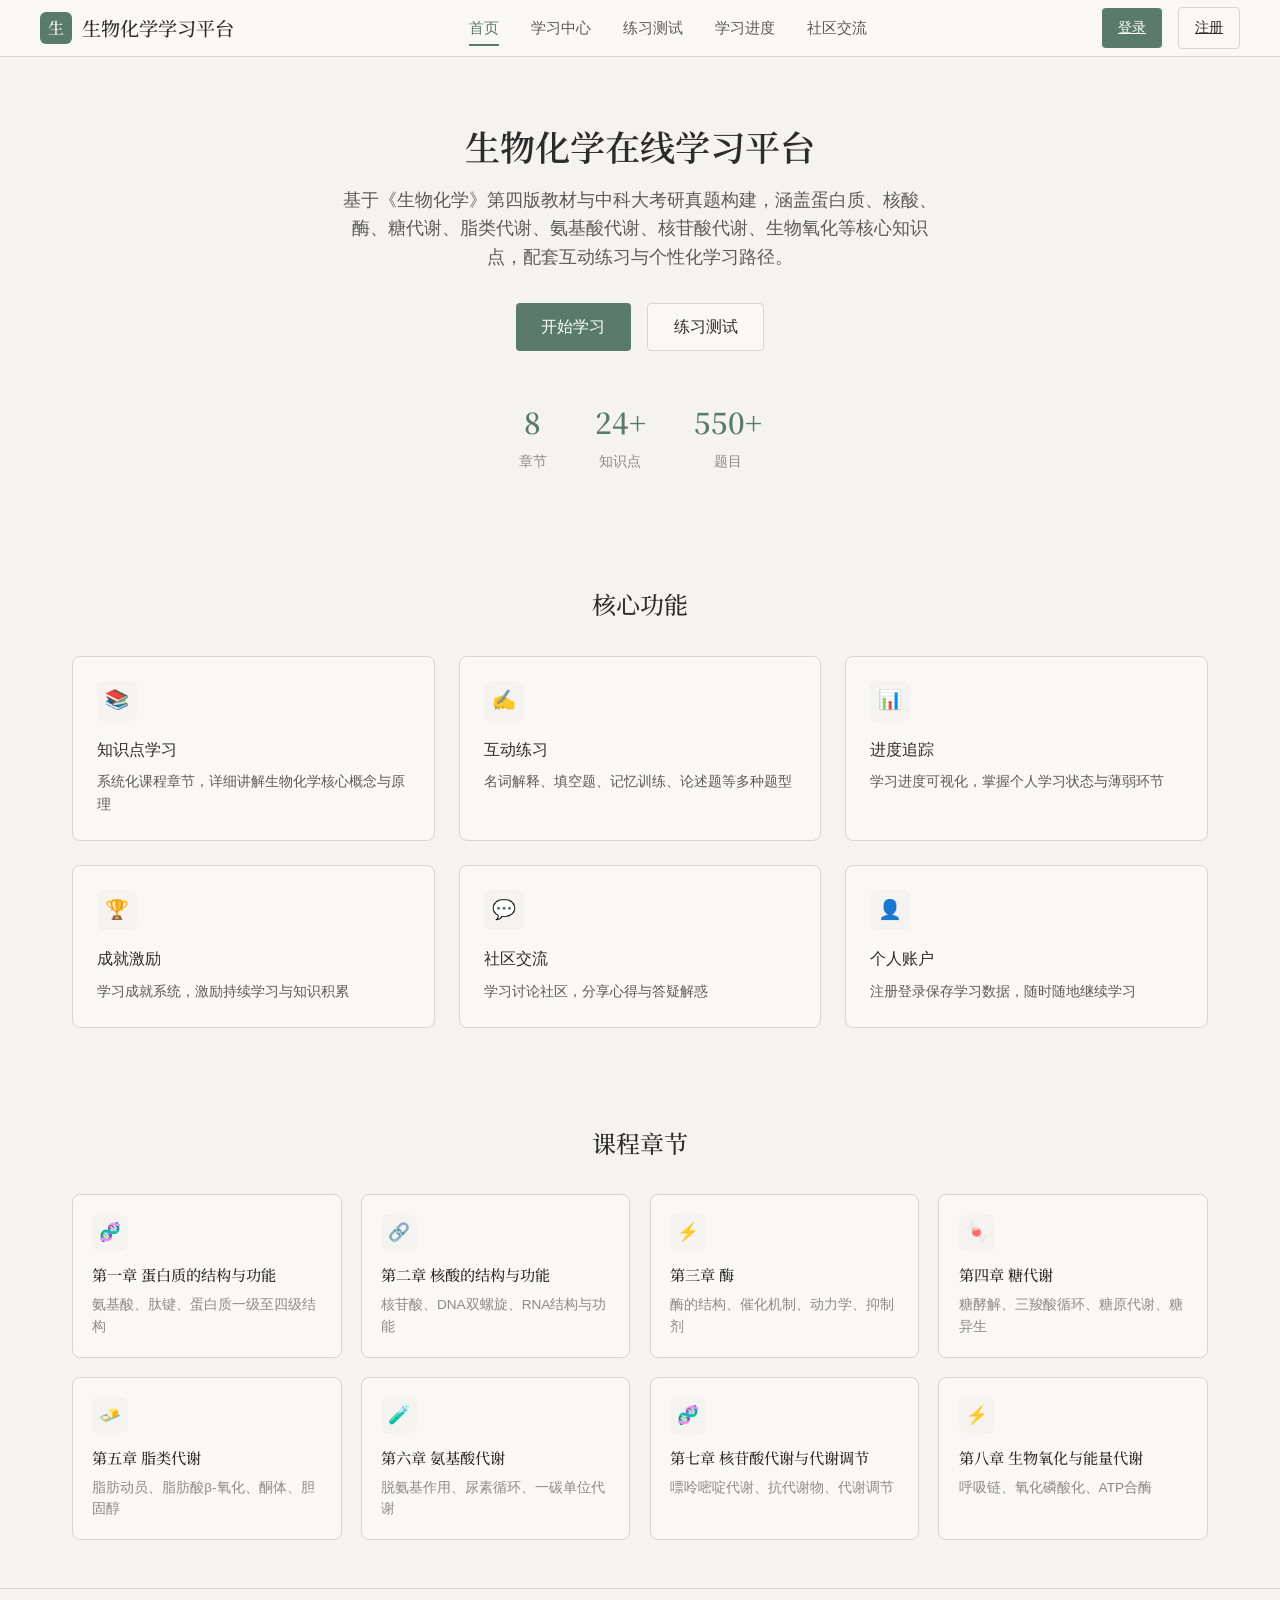
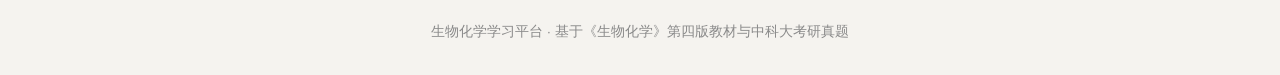
<file: index.html>
<!DOCTYPE html>
<html lang="zh-CN">
<head>
    <meta charset="UTF-8">
    <meta name="viewport" content="width=device-width, initial-scale=1.0">
    <title>生物化学学习平台</title>
    <link rel="stylesheet" href="css/style.css">
    <link rel="preconnect" href="https://fonts.googleapis.com">
    <link href="https://fonts.googleapis.com/css2?family=Noto+Serif+SC:wght@400;500;600&display=swap" rel="stylesheet">
</head>
<body>
    <!-- 导航栏 -->
    <nav class="navbar">
        <div class="nav-container">
            <div class="logo" onclick="location.href='index.html'">
                <div class="logo-icon">生</div>
                <span>生物化学学习平台</span>
            </div>
            <ul class="nav-links">
                <li><a href="index.html" class="active">首页</a></li>
                <li><a href="chapters.html">学习中心</a></li>
                <li><a href="quiz.html">练习测试</a></li>
                <li><a href="dashboard.html">学习进度</a></li>
                <li><a href="community.html">社区交流</a></li>
            </ul>
            <div class="nav-user" id="navUser"></div>
        </div>
    </nav>

    <!-- 首页英雄区 -->
    <section class="hero-section">
        <div class="hero-content">
            <h1>生物化学在线学习平台</h1>
            <p class="subtitle">基于《生物化学》第四版教材与中科大考研真题构建，涵盖蛋白质、核酸、酶、糖代谢、脂类代谢、氨基酸代谢、核苷酸代谢、生物氧化等核心知识点，配套互动练习与个性化学习路径。</p>
            <div class="hero-buttons">
                <button class="btn btn-primary btn-large" onclick="location.href='chapters.html'">开始学习</button>
                <button class="btn btn-secondary btn-large" onclick="location.href='quiz.html'">练习测试</button>
            </div>
            <div class="hero-stats">
                <div class="stat-card">
                    <div class="num">8</div>
                    <div class="label">章节</div>
                </div>
                <div class="stat-card">
                    <div class="num">24+</div>
                    <div class="label">知识点</div>
                </div>
                <div class="stat-card">
                    <div class="num">550+</div>
                    <div class="label">题目</div>
                </div>
            </div>
        </div>
    </section>

    <!-- 功能介绍 -->
    <section class="features-section">
        <h2 class="section-title">核心功能</h2>
        <div class="features-grid">
            <div class="feature-card" onclick="location.href='chapters.html'">
                <div class="feature-icon">📚</div>
                <h3>知识点学习</h3>
                <p>系统化课程章节，详细讲解生物化学核心概念与原理</p>
            </div>
            <div class="feature-card" onclick="location.href='quiz.html'">
                <div class="feature-icon">✍️</div>
                <h3>互动练习</h3>
                <p>名词解释、填空题、记忆训练、论述题等多种题型</p>
            </div>
            <div class="feature-card" onclick="location.href='dashboard.html'">
                <div class="feature-icon">📊</div>
                <h3>进度追踪</h3>
                <p>学习进度可视化，掌握个人学习状态与薄弱环节</p>
            </div>
            <div class="feature-card" onclick="location.href='achievements.html'">
                <div class="feature-icon">🏆</div>
                <h3>成就激励</h3>
                <p>学习成就系统，激励持续学习与知识积累</p>
            </div>
            <div class="feature-card" onclick="location.href='community.html'">
                <div class="feature-icon">💬</div>
                <h3>社区交流</h3>
                <p>学习讨论社区，分享心得与答疑解惑</p>
            </div>
            <div class="feature-card" onclick="location.href='register.html'">
                <div class="feature-icon">👤</div>
                <h3>个人账户</h3>
                <p>注册登录保存学习数据，随时随地继续学习</p>
            </div>
        </div>
    </section>

    <!-- 章节预览 -->
    <section class="chapters-preview">
        <h2 class="section-title">课程章节</h2>
        <div class="chapters-grid">
            <div class="chapter-preview" onclick="location.href='learning.html?chapterId=chapter-1'">
                <div class="chapter-icon">🧬</div>
                <h4>第一章 蛋白质的结构与功能</h4>
                <p>氨基酸、肽键、蛋白质一级至四级结构</p>
            </div>
            <div class="chapter-preview" onclick="location.href='learning.html?chapterId=chapter-2'">
                <div class="chapter-icon">🔗</div>
                <h4>第二章 核酸的结构与功能</h4>
                <p>核苷酸、DNA双螺旋、RNA结构与功能</p>
            </div>
            <div class="chapter-preview" onclick="location.href='learning.html?chapterId=chapter-3'">
                <div class="chapter-icon">⚡</div>
                <h4>第三章 酶</h4>
                <p>酶的结构、催化机制、动力学、抑制剂</p>
            </div>
            <div class="chapter-preview" onclick="location.href='learning.html?chapterId=chapter-4'">
                <div class="chapter-icon">🍬</div>
                <h4>第四章 糖代谢</h4>
                <p>糖酵解、三羧酸循环、糖原代谢、糖异生</p>
            </div>
            <div class="chapter-preview" onclick="location.href='learning.html?chapterId=chapter-5'">
                <div class="chapter-icon">🧈</div>
                <h4>第五章 脂类代谢</h4>
                <p>脂肪动员、脂肪酸β-氧化、酮体、胆固醇</p>
            </div>
            <div class="chapter-preview" onclick="location.href='learning.html?chapterId=chapter-6'">
                <div class="chapter-icon">🧪</div>
                <h4>第六章 氨基酸代谢</h4>
                <p>脱氨基作用、尿素循环、一碳单位代谢</p>
            </div>
            <div class="chapter-preview" onclick="location.href='learning.html?chapterId=chapter-7'">
                <div class="chapter-icon">🧬</div>
                <h4>第七章 核苷酸代谢与代谢调节</h4>
                <p>嘌呤嘧啶代谢、抗代谢物、代谢调节</p>
            </div>
            <div class="chapter-preview" onclick="location.href='learning.html?chapterId=chapter-8'">
                <div class="chapter-icon">⚡</div>
                <h4>第八章 生物氧化与能量代谢</h4>
                <p>呼吸链、氧化磷酸化、ATP合酶</p>
            </div>
        </div>
    </section>

    <!-- 页脚 -->
    <footer style="text-align: center; padding: 2rem; color: var(--text-muted); font-size: 0.85rem; border-top: 1px solid var(--border);">
        <p>生物化学学习平台 · 基于《生物化学》第四版教材与中科大考研真题</p>
    </footer>

    <script src="js/data.js"></script>
    <script src="js/app.js"></script>
    <!-- 导航栏用户状态由 js/app.js 中的 renderUserNav() 统一处理 -->
</body>
</html>
</file>
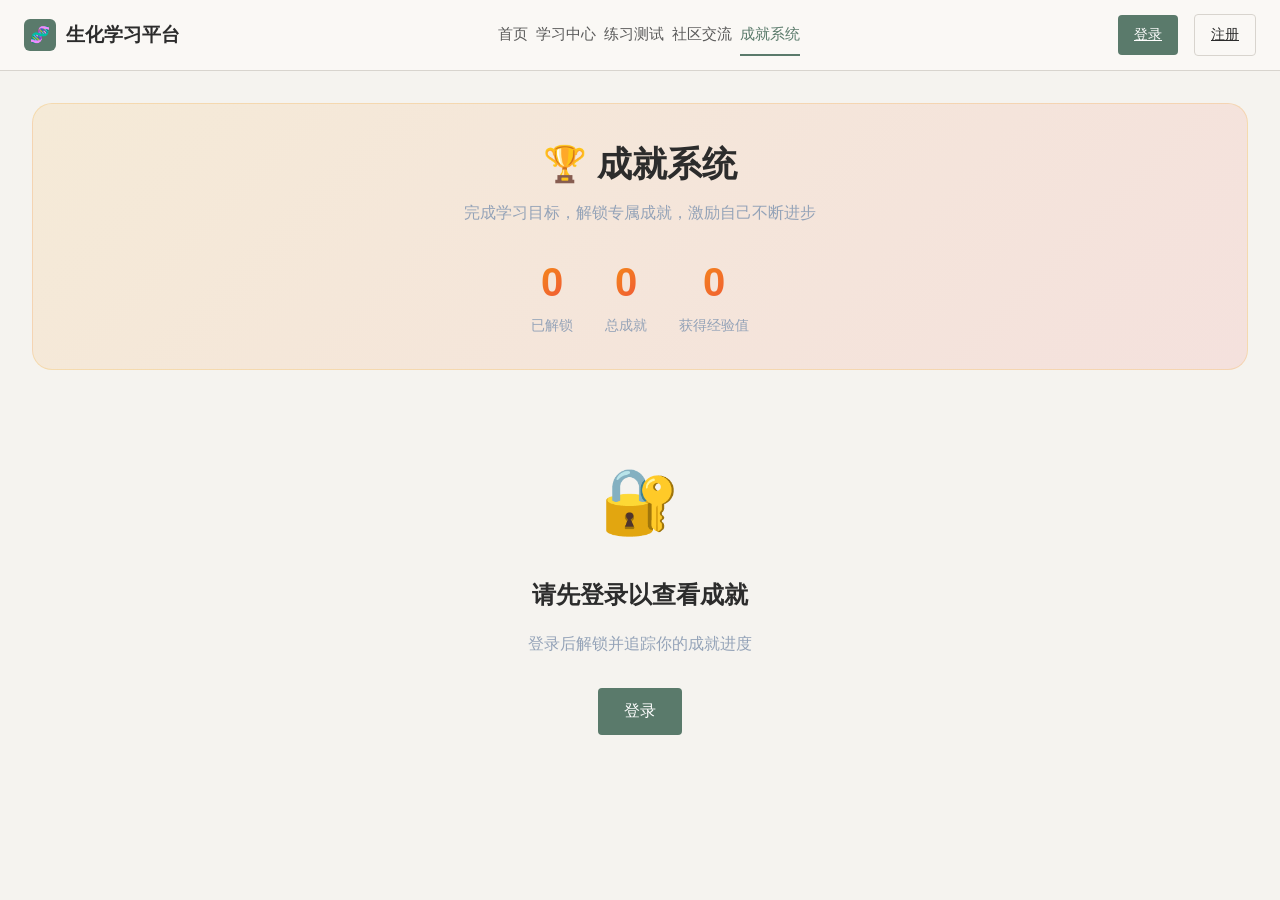
<file: achievements.html>
<!DOCTYPE html>
<html lang="zh-CN">
<head>
    <meta charset="UTF-8">
    <meta name="viewport" content="width=device-width, initial-scale=1.0">
    <title>成就系统 - 生物化学学习平台</title>
    <link rel="stylesheet" href="css/style.css">
    <style>
        .achievements-header {
            background: linear-gradient(135deg, rgba(245, 158, 11, 0.1), rgba(239, 68, 68, 0.1));
            border: 1px solid rgba(245, 158, 11, 0.2);
            border-radius: 20px;
            padding: 2rem;
            margin-bottom: 2rem;
            text-align: center;
        }
        .achievements-grid {
            display: grid;
            grid-template-columns: repeat(auto-fill, minmax(260px, 1fr));
            gap: 1.5rem;
        }
        .achievement-card {
            background: rgba(30, 41, 59, 0.8);
            border: 1px solid rgba(255, 255, 255, 0.08);
            border-radius: 18px;
            padding: 2rem;
            text-align: center;
            transition: all 0.3s;
            position: relative;
        }
        .achievement-card.unlocked {
            border-color: #f59e0b;
            background: linear-gradient(135deg, rgba(245, 158, 11, 0.08), rgba(239, 68, 68, 0.05));
            box-shadow: 0 8px 30px rgba(245, 158, 11, 0.1);
        }
        .achievement-card.locked {
            opacity: 0.6;
        }
        .achievement-card.unlocked:hover {
            transform: translateY(-4px);
            box-shadow: 0 12px 40px rgba(245, 158, 11, 0.2);
        }
        .achievement-icon {
            width: 80px;
            height: 80px;
            border-radius: 50%;
            margin: 0 auto 1rem;
            display: flex;
            align-items: center;
            justify-content: center;
            font-size: 2.5rem;
        }
        .achievement-card.unlocked .achievement-icon {
            background: linear-gradient(135deg, #f59e0b, #fbbf24);
            box-shadow: 0 8px 30px rgba(245, 158, 11, 0.4);
        }
        .achievement-card.locked .achievement-icon {
            background: rgba(99, 102, 241, 0.1);
        }
        .achievement-card h4 {
            font-size: 1.15rem;
            margin-bottom: 8px;
        }
        .achievement-card p {
            color: #94a3b8;
            font-size: 0.9rem;
            line-height: 1.6;
        }
        .achievement-xp {
            display: inline-block;
            margin-top: 1rem;
            padding: 6px 14px;
            background: rgba(245, 158, 11, 0.15);
            color: #f59e0b;
            border-radius: 20px;
            font-weight: 600;
            font-size: 0.85rem;
        }
        .unlock-date {
            color: #64748b;
            font-size: 0.8rem;
            margin-top: 6px;
        }
        .achievement-summary {
            display: flex;
            gap: 2rem;
            justify-content: center;
            margin-top: 1rem;
            flex-wrap: wrap;
        }
        .achievement-summary-item {
            text-align: center;
        }
        .achievement-summary-item .val {
            font-size: 2.5rem;
            font-weight: 800;
            background: linear-gradient(135deg, #f59e0b, #ef4444);
            -webkit-background-clip: text;
            -webkit-text-fill-color: transparent;
            background-clip: text;
        }
        .achievement-summary-item .lab {
            color: #94a3b8;
            font-size: 0.9rem;
        }
    </style>
</head>
<body>
    <!-- 导航栏 -->
    <nav class="navbar">
        <div style="max-width: 1400px; margin: 0 auto; display: flex; justify-content: space-between; align-items: center; height: 70px;">
            <div class="logo" onclick="location.href='index.html'">
                <div class="logo-icon">🧬</div>
                <div style="font-weight: 700; font-size: 1.2rem;">生化学习平台</div>
            </div>
            <div class="nav-links" style="list-style: none; display: flex; gap: 8px;">
                <a href="index.html">首页</a>
                <a href="chapters.html">学习中心</a>
                <a href="quiz.html">练习测试</a>
                <a href="community.html">社区交流</a>
                <a href="achievements.html">成就系统</a>
            </div>
            <div class="nav-user"></div>
        </div>
    </nav>

    <div class="container" style="padding: 2rem;">
        <div class="achievements-header">
            <h1 style="font-size: 2.2rem; margin-bottom: 0.5rem;">🏆 成就系统</h1>
            <p style="color: #94a3b8; margin-bottom: 1.5rem;">完成学习目标，解锁专属成就，激励自己不断进步</p>
            <div class="achievement-summary">
                <div class="achievement-summary-item">
                    <div class="val" id="unlockedCount">0</div>
                    <div class="lab">已解锁</div>
                </div>
                <div class="achievement-summary-item">
                    <div class="val" id="totalCount">0</div>
                    <div class="lab">总成就</div>
                </div>
                <div class="achievement-summary-item">
                    <div class="val" id="xpCount">0</div>
                    <div class="lab">获得经验值</div>
                </div>
            </div>
        </div>

        <div id="notLoggedIn" style="display: none; text-align: center; padding: 3rem 2rem;">
            <div style="font-size: 4rem; margin-bottom: 1.5rem;">🔐</div>
            <h2 style="margin-bottom: 1rem;">请先登录以查看成就</h2>
            <p style="color: #94a3b8; margin-bottom: 2rem;">登录后解锁并追踪你的成就进度</p>
            <button class="btn btn-primary btn-large" onclick="location.href='login.html'">登录</button>
        </div>

        <div id="achievementsList" class="achievements-grid"></div>
    </div>

    <script src="js/data.js"></script>
    <script src="js/app.js"></script>
    <script>
        function initAchievements() {
            const user = UserSystem.getCurrentUser();
            if (!user) {
                document.getElementById('notLoggedIn').style.display = 'block';
                return;
            }

            const unlockedAch = user.achievements || [];
            const allAch = ProgressTracker.ACHIEVEMENTS;

            document.getElementById('unlockedCount').textContent = unlockedAch.length;
            document.getElementById('totalCount').textContent = allAch.length;
            document.getElementById('xpCount').textContent = unlockedAch.reduce((sum, a) => sum + (a.xp || 0), 0);

            const listEl = document.getElementById('achievementsList');
            listEl.innerHTML = allAch.map(ach => {
                const unlocked = unlockedAch.find(a => a.id === ach.id);
                return `
                    <div class="achievement-card ${unlocked ? 'unlocked' : 'locked'}">
                        <div class="achievement-icon">${unlocked ? ach.icon : '🔒'}</div>
                        <h4>${ach.name}</h4>
                        <p>${ach.description}</p>
                        <div class="achievement-xp">+${ach.xp} XP</div>
                        ${unlocked ? `<div class="unlock-date">🎉 已解锁</div>` : `<div class="unlock-date">未解锁</div>`}
                    </div>
                `;
            }).join('');
        }

        initAchievements();
    </script>
</body>
</file>
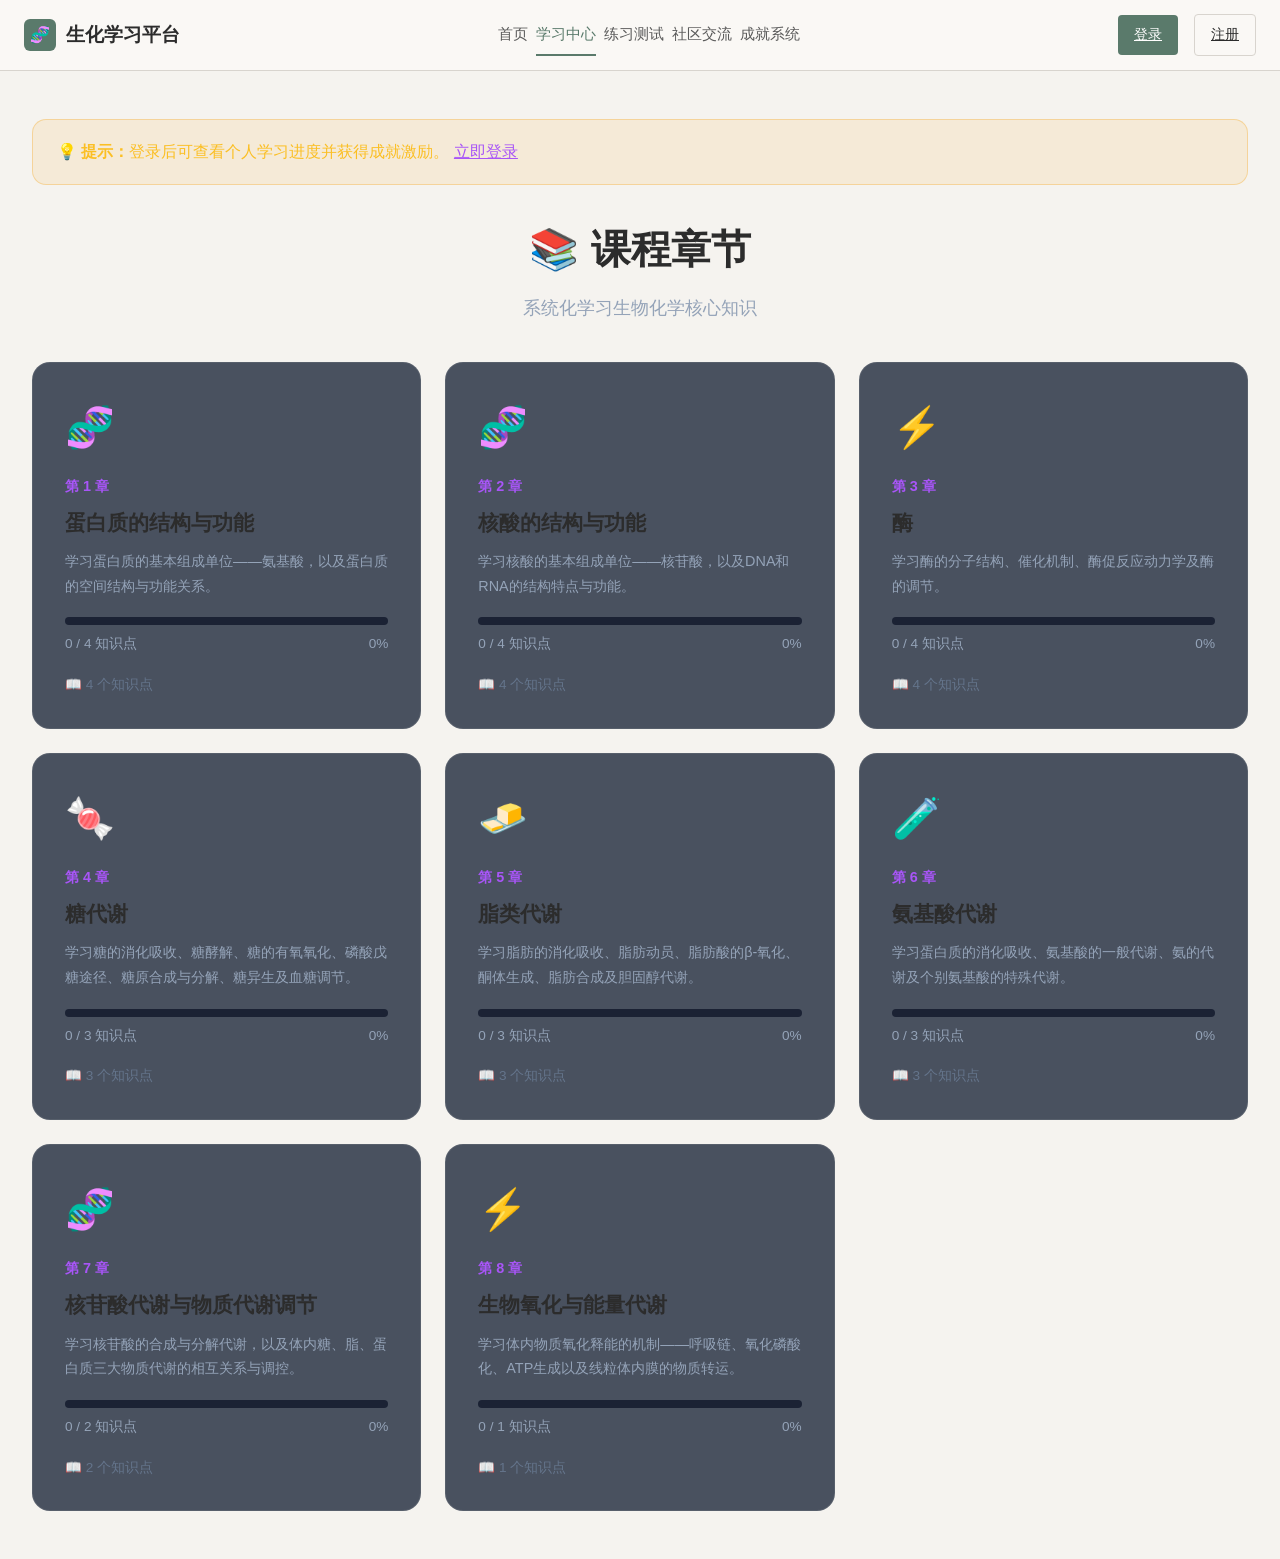
<file: chapters.html>
<!DOCTYPE html>
<html lang="zh-CN">
<head>
    <meta charset="UTF-8">
    <meta name="viewport" content="width=device-width, initial-scale=1.0">
    <title>学习中心 - 生物化学学习平台</title>
    <link rel="stylesheet" href="css/style.css">
</head>
<body>
    <!-- 导航栏 -->
    <nav class="navbar">
        <div style="max-width: 1400px; margin: 0 auto; display: flex; justify-content: space-between; align-items: center; height: 70px;">
            <div class="logo" onclick="location.href='index.html'">
                <div class="logo-icon">🧬</div>
                <div style="font-weight: 700; font-size: 1.2rem;">生化学习平台</div>
            </div>
            <div class="nav-links" style="list-style: none; display: flex; gap: 8px;">
                <a href="index.html">首页</a>
                <a href="chapters.html">学习中心</a>
                <a href="quiz.html">练习测试</a>
                <a href="community.html">社区交流</a>
                <a href="achievements.html">成就系统</a>
            </div>
            <div class="nav-user"></div>
        </div>
    </nav>

    <!-- 章节列表 -->
    <div class="container" style="padding: 3rem 2rem;">
        <div style="text-align: center; margin-bottom: 2.5rem;">
            <h1 style="font-size: 2.5rem; margin-bottom: 0.8rem;">📚 课程章节</h1>
            <p style="color: #94a3b8; font-size: 1.1rem;">系统化学习生物化学核心知识</p>
        </div>

        <div id="chapterList" style="display: grid; grid-template-columns: repeat(auto-fill, minmax(320px, 1fr)); gap: 1.5rem;"></div>
    </div>

    <script src="js/data.js"></script>
    <script src="js/app.js"></script>
    <script>
        function renderChapters() {
            const listEl = document.getElementById('chapterList');
            const user = UserSystem.getCurrentUser();

            listEl.innerHTML = BIOCHEM_DATA.chapters.map(chapter => {
                const progress = user ? ProgressTracker.getChapterProgress(chapter.id) : { completed: 0, total: chapter.knowledge.length, percentage: 0 };
                const isCompleted = progress.percentage === 100 && progress.total > 0;

                return `
                    <div style="background: rgba(30, 41, 59, 0.8); border: 1px solid rgba(255, 255, 255, 0.08); border-radius: 18px; padding: 2rem; transition: all 0.3s; cursor: pointer;" 
                         onmouseover="this.style.borderColor='#6366f1'; this.style.transform='translateY(-4px)';" 
                         onmouseout="this.style.borderColor='rgba(255, 255, 255, 0.08)'; this.style.transform='translateY(0)';"
                         onclick="location.href='learning.html?chapterId=${chapter.id}'">
                        <div style="font-size: 2.5rem; margin-bottom: 1rem;">${chapter.icon}</div>
                        <div style="font-size: 0.9rem; color: #a855f7; font-weight: 600; margin-bottom: 8px;">${chapter.id.replace('chapter-', '第 ').replace(/^(.+)$/, '$1 章')}</div>
                        <h3 style="font-size: 1.3rem; margin-bottom: 10px;">${chapter.title.replace(/^第.+?章\s/, '')}</h3>
                        <p style="color: #94a3b8; font-size: 0.9rem; line-height: 1.7; margin-bottom: 1.2rem;">${chapter.description}</p>
                        
                        <div style="background: rgba(15, 23, 42, 0.8); border-radius: 10px; height: 8px; overflow: hidden; margin-bottom: 8px;">
                            <div style="height: 100%; width: ${progress.percentage}%; background: linear-gradient(90deg, #6366f1, #a855f7); transition: width 0.5s;"></div>
                        </div>
                        <div style="display: flex; justify-content: space-between; align-items: center; font-size: 0.85rem; color: #94a3b8;">
                            <span>${progress.completed} / ${progress.total} 知识点</span>
                            <span>${progress.percentage}%</span>
                        </div>

                        ${isCompleted ? '<div style="margin-top: 1rem; padding: 8px 14px; background: rgba(16, 185, 129, 0.15); color: #10b981; border-radius: 8px; text-align: center; font-size: 0.9rem; font-weight: 600;">✓ 已完成学习</div>' : ''}

                        <div style="margin-top: 1.2rem; color: #64748b; font-size: 0.85rem;">📖 ${chapter.knowledge.length} 个知识点</div>
                    </div>
                `;
            }).join('');
        }

        // 检查登录状态
        if (!UserSystem.currentUser) {
            const container = document.querySelector('.container');
            const warning = document.createElement('div');
            warning.style.cssText = 'background: rgba(245, 158, 11, 0.1); border: 1px solid rgba(245, 158, 11, 0.3); border-radius: 14px; padding: 1.2rem 1.5rem; margin-bottom: 2rem; color: #fbbf24;';
            warning.innerHTML = '💡 <strong>提示：</strong>登录后可查看个人学习进度并获得成就激励。 <a href="login.html" style="color: #a855f7;">立即登录</a>';
            container.insertBefore(warning, container.firstChild);
        }

        renderChapters();
    </script>
</body>
</html>
</file>
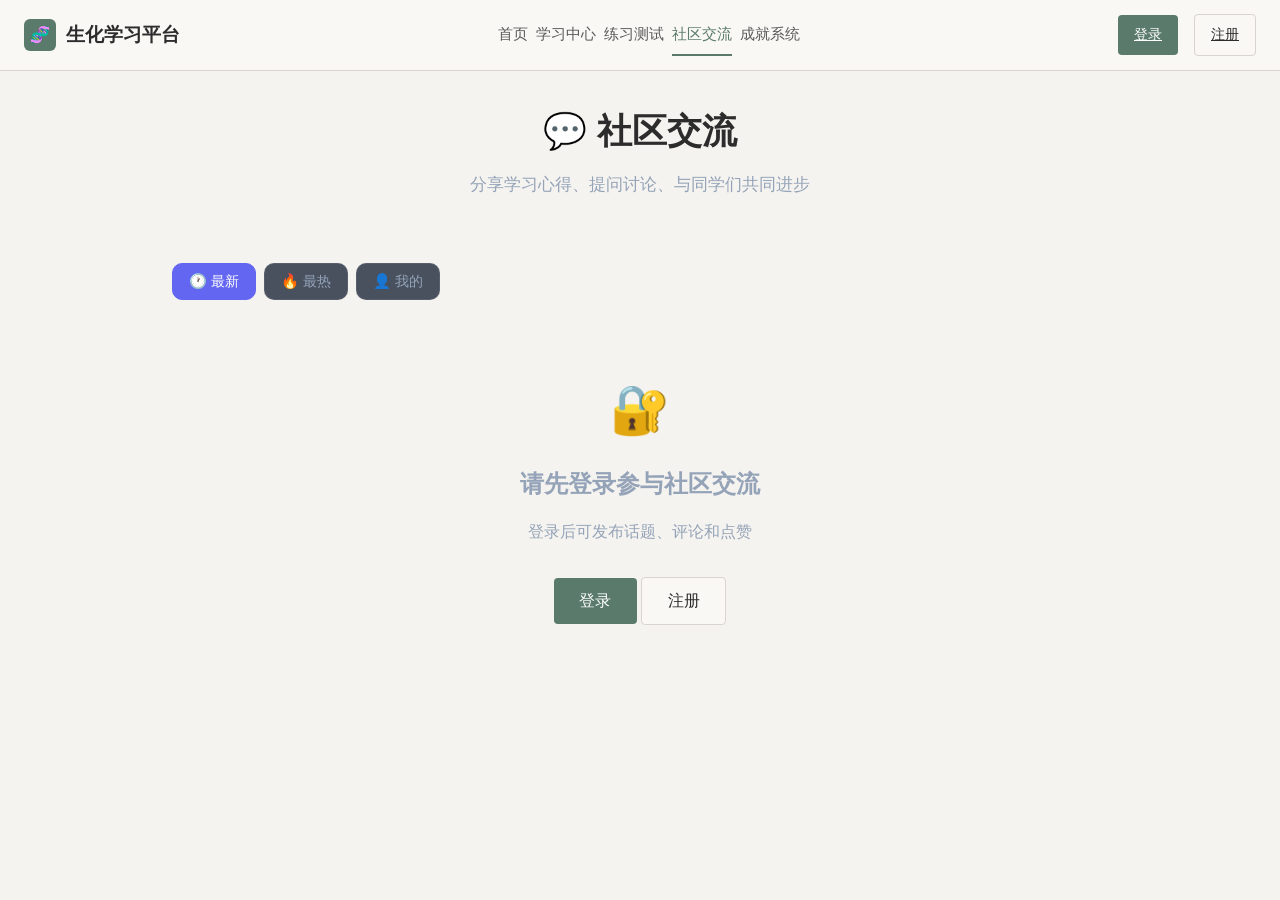
<file: community.html>
<!DOCTYPE html>
<html lang="zh-CN">
<head>
    <meta charset="UTF-8">
    <meta name="viewport" content="width=device-width, initial-scale=1.0">
    <title>社区交流 - 生物化学学习平台</title>
    <link rel="stylesheet" href="css/style.css">
    <style>
        .community-container {
            max-width: 1000px;
            margin: 0 auto;
        }
        .post-card {
            background: rgba(30, 41, 59, 0.8);
            border: 1px solid rgba(255, 255, 255, 0.08);
            border-radius: 18px;
            padding: 1.8rem;
            transition: all 0.2s;
            margin-bottom: 1.2rem;
        }
        .post-card:hover {
            border-color: #6366f1;
        }
        .post-header {
            display: flex;
            align-items: center;
            gap: 1rem;
            margin-bottom: 1rem;
        }
        .avatar {
            width: 48px;
            height: 48px;
            border-radius: 50%;
            background: linear-gradient(135deg, #6366f1, #a855f7);
            display: flex;
            align-items: center;
            justify-content: center;
            color: white;
            font-weight: 700;
            font-size: 1.2rem;
            flex-shrink: 0;
        }
        .post-meta .author {
            font-weight: 600;
            color: #f1f5f9;
        }
        .post-meta .time {
            color: #94a3b8;
            font-size: 0.85rem;
        }
        .post-title {
            font-size: 1.3rem;
            font-weight: 700;
            margin-bottom: 0.8rem;
            color: #f1f5f9;
        }
        .post-content {
            color: #cbd5e1;
            line-height: 1.8;
            margin-bottom: 1rem;
            white-space: pre-wrap;
        }
        .post-tags {
            display: flex;
            gap: 8px;
            margin-bottom: 1rem;
            flex-wrap: wrap;
        }
        .tag {
            padding: 5px 12px;
            background: rgba(99, 102, 241, 0.12);
            color: #a855f7;
            border-radius: 20px;
            font-size: 0.82rem;
            font-weight: 500;
        }
        .post-actions {
            display: flex;
            gap: 1.5rem;
            color: #94a3b8;
            font-size: 0.9rem;
            padding-top: 1rem;
            border-top: 1px solid rgba(255, 255, 255, 0.06);
        }
        .action-btn {
            cursor: pointer;
            padding: 6px 10px;
            border-radius: 6px;
            transition: all 0.2s;
            display: inline-flex;
            align-items: center;
            gap: 6px;
            user-select: none;
        }
        .action-btn:hover {
            background: rgba(255, 255, 255, 0.04);
            color: #f1f5f9;
        }
        .action-btn.liked {
            color: #ef4444;
        }
        .write-post-box {
            background: rgba(30, 41, 59, 0.8);
            border: 1px solid rgba(255, 255, 255, 0.08);
            border-radius: 18px;
            padding: 1.8rem;
            margin-bottom: 2rem;
        }
        .input-field {
            background: rgba(15, 23, 42, 0.8);
            border: 1px solid rgba(255, 255, 255, 0.08);
            border-radius: 12px;
            padding: 14px;
            color: #f1f5f9;
            font-size: 1rem;
            width: 100%;
            font-family: inherit;
        }
        .input-field:focus {
            outline: none;
            border-color: #6366f1;
        }
        textarea.input-field {
            min-height: 100px;
            resize: vertical;
            line-height: 1.7;
        }
        .comments-section {
            margin-top: 1.2rem;
            padding-top: 1.2rem;
            border-top: 1px solid rgba(255, 255, 255, 0.06);
            display: none;
        }
        .comments-section.show {
            display: block;
        }
        .comment {
            background: rgba(15, 23, 42, 0.5);
            padding: 12px 15px;
            border-radius: 12px;
            margin-bottom: 8px;
        }
        .comment-header {
            display: flex;
            gap: 8px;
            margin-bottom: 4px;
            align-items: center;
        }
        .comment-header .c-author {
            color: #a855f7;
            font-weight: 600;
            font-size: 0.9rem;
        }
        .comment-header .c-time {
            color: #64748b;
            font-size: 0.8rem;
        }
        .comment-content {
            color: #cbd5e1;
            font-size: 0.95rem;
            line-height: 1.6;
        }
        .comment-form {
            display: flex;
            gap: 8px;
            margin-top: 10px;
        }
        .comment-form input {
            flex: 1;
            background: rgba(15, 23, 42, 0.8);
            border: 1px solid rgba(255, 255, 255, 0.08);
            border-radius: 10px;
            padding: 10px 12px;
            color: #f1f5f9;
            font-size: 0.9rem;
            font-family: inherit;
        }
        .empty-state {
            text-align: center;
            padding: 3rem 2rem;
            color: #94a3b8;
        }
        .empty-state .icon {
            font-size: 3rem;
            margin-bottom: 1rem;
        }
        .tab-bar {
            display: flex;
            gap: 8px;
            margin-bottom: 1.5rem;
        }
        .tab-btn {
            background: rgba(30, 41, 59, 0.8);
            border: 1px solid rgba(255, 255, 255, 0.08);
            color: #94a3b8;
            padding: 8px 16px;
            border-radius: 10px;
            cursor: pointer;
            font-size: 0.9rem;
            transition: all 0.2s;
        }
        .tab-btn.active {
            background: #6366f1;
            color: white;
            border-color: #6366f1;
        }
    </style>
</head>
<body>
    <!-- 导航栏 -->
    <nav class="navbar">
        <div style="max-width: 1400px; margin: 0 auto; display: flex; justify-content: space-between; align-items: center; height: 70px;">
            <div class="logo" onclick="location.href='index.html'">
                <div class="logo-icon">🧬</div>
                <div style="font-weight: 700; font-size: 1.2rem;">生化学习平台</div>
            </div>
            <div class="nav-links" style="list-style: none; display: flex; gap: 8px;">
                <a href="index.html">首页</a>
                <a href="chapters.html">学习中心</a>
                <a href="quiz.html">练习测试</a>
                <a href="community.html">社区交流</a>
                <a href="achievements.html">成就系统</a>
            </div>
            <div class="nav-user"></div>
        </div>
    </nav>

    <div class="container" style="padding: 2rem;">
        <div style="text-align: center; margin-bottom: 2rem;">
            <h1 style="font-size: 2.2rem; margin-bottom: 0.8rem;">💬 社区交流</h1>
            <p style="color: #94a3b8; font-size: 1.05rem;">分享学习心得、提问讨论、与同学们共同进步</p>
        </div>

        <div class="community-container">
            <!-- 发帖区 -->
            <div class="write-post-box" id="writePostBox">
                <h3 style="margin-bottom: 1rem; font-size: 1.15rem;">✍️ 发布新话题</h3>
                <input type="text" id="postTitle" class="input-field" placeholder="标题..." style="margin-bottom: 10px;">
                <textarea id="postContent" class="input-field" placeholder="分享你的学习心得、疑问或讨论话题..."></textarea>
                <input type="text" id="postTags" class="input-field" placeholder="标签（用逗号分隔，如：蛋白质, 酶, 学习方法）" style="margin-top: 10px;">
                <div style="margin-top: 1rem; text-align: right;">
                    <button class="btn btn-primary" onclick="publishPost()">📤 发布</button>
                </div>
            </div>

            <!-- 筛选栏 -->
            <div class="tab-bar">
                <button class="tab-btn active" onclick="sortPosts('latest', this)">🕐 最新</button>
                <button class="tab-btn" onclick="sortPosts('hot', this)">🔥 最热</button>
                <button class="tab-btn" onclick="sortPosts('mine', this)">👤 我的</button>
            </div>

            <!-- 帖子列表 -->
            <div id="postsList"></div>
        </div>
    </div>

    <script src="js/data.js"></script>
    <script src="js/app.js"></script>
    <script>
        let currentSort = 'latest';

        // 初始化示例帖子（仅在第一次打开时）
        function seedPosts() {
            const existing = CommunitySystem.getPosts();
            if (existing.length === 0) {
                // 绕过 CommunitySystem.addPost 直接写入，因为 addPost 需要当前用户
                const samples = [
                    {
                        id: 'post_1_sample',
                        author: '生化学霸',
                        title: '关于蛋白质变性的理解与实际应用',
                        content: '刚学完蛋白质的结构与功能，对蛋白质的变性特别感兴趣。\n\n蛋白质的变性主要发生在二级、三级、四级结构的破坏，而肽键并没有断裂。日常生活中最常见的例子就是煮鸡蛋，蛋清从透明变白色就是典型的变性现象。\n\n大家有什么有趣的发现吗？',
                        tags: ['蛋白质', '学习分享'],
                        likes: ['同学A', '同学B', '同学C', '小李'],
                        comments: [
                            { id: 'c1', author: '小李', content: '说得很好，我补充一点：变性后的蛋白质更容易被蛋白酶水解，所以熟食更容易消化。', createdAt: Date.now() - 3600000 }
                        ],
                        createdAt: Date.now() - 86400000
                    },
                    {
                        id: 'post_2_sample',
                        author: '生化小白',
                        title: '如何高效记忆氨基酸的分类？',
                        content: '求助各位大佬！氨基酸的种类太多了，20种加上各种分类，实在记不住。有什么好的记忆方法吗？\n\n目前我自己总结了：\n- 非极性脂肪族：甘丙缬亮异，甲硫脯\n- 极性不带电：丝苏半酪，天胺谷胺\n- 芳香族：苯丙酪色\n\n还有什么更巧妙的记忆方法吗？',
                        tags: ['氨基酸', '求助', '学习方法'],
                        likes: ['老王', '代谢达人'],
                        comments: [
                            { id: 'c2', author: '老王', content: '可以用顺口溜！"甘丙缬亮异，甲硫脯氨酸"，多念几遍就记住了。', createdAt: Date.now() - 7200000 },
                            { id: 'c3', author: '同学A', content: '建议结合化学结构式来记忆，这样更容易理解为什么这样分类。', createdAt: Date.now() - 3600000 }
                        ],
                        createdAt: Date.now() - 172800000
                    },
                    {
                        id: 'post_3_sample',
                        author: '代谢达人',
                        title: '三羧酸循环记忆心得分享',
                        content: '三羧酸循环是糖代谢的重点，也是难点！分享一下我的记忆技巧：\n\n1. 记住关键产物：每次循环产生3个NADH、1个FADH2、1个GTP\n2. 关键酶：柠檬酸合酶、异柠檬酸脱氢酶、α-酮戊二酸脱氢酶\n3. 口诀："宁异酮琥延苹草"——柠檬酸、异柠檬酸、α-酮戊二酸、琥珀酰CoA、琥珀酸、延胡索酸、苹果酸、草酰乙酸\n\n希望对大家有帮助！',
                        tags: ['糖代谢', '三羧酸循环', '学习方法'],
                        likes: ['生化学霸', '小李', '老王', '生化小白', '同学A', '同学B'],
                        comments: [],
                        createdAt: Date.now() - 259200000
                    }
                ];
                // 使用 Storage API 直接保存
                if (typeof Storage !== 'undefined' && Storage.set) {
                    Storage.set('posts', samples);
                }
            }
        }

        function initCommunity() {
            const user = UserSystem.getCurrentUser();
            if (!user) {
                document.getElementById('writePostBox').style.display = 'none';
                document.getElementById('postsList').innerHTML = `
                    <div class="empty-state">
                        <div class="icon">🔐</div>
                        <h2>请先登录参与社区交流</h2>
                        <p style="margin-top: 1rem;">登录后可发布话题、评论和点赞</p>
                        <div style="margin-top: 2rem;">
                            <button class="btn btn-primary btn-large" onclick="location.href='login.html'">登录</button>
                            <button class="btn btn-secondary btn-large" onclick="location.href='register.html'">注册</button>
                        </div>
                    </div>
                `;
                return;
            }

            seedPosts();
            renderPosts();
        }

        function publishPost() {
            const title = document.getElementById('postTitle').value.trim();
            const content = document.getElementById('postContent').value.trim();
            const tagsStr = document.getElementById('postTags').value.trim();

            if (!title || !content) {
                showToast('请填写标题和内容', 'warning');
                return;
            }

            const tags = tagsStr ? tagsStr.split(/[,，]/).map(t => t.trim()).filter(t => t) : [];
            const result = CommunitySystem.addPost(title, content, tags);

            if (result.success) {
                document.getElementById('postTitle').value = '';
                document.getElementById('postContent').value = '';
                document.getElementById('postTags').value = '';
                currentSort = 'latest';
                document.querySelectorAll('.tab-btn').forEach(b => b.classList.remove('active'));
                document.querySelectorAll('.tab-btn')[0].classList.add('active');
                renderPosts();
                showToast('发布成功！', 'success');
            } else {
                showToast(result.message || '发布失败', 'warning');
            }
        }

        function sortPosts(sort, btn) {
            currentSort = sort;
            document.querySelectorAll('.tab-btn').forEach(b => b.classList.remove('active'));
            btn.classList.add('active');
            renderPosts();
        }

        function renderPosts() {
            const user = UserSystem.getCurrentUser();
            let posts = CommunitySystem.getPosts();

            if (!posts || posts.length === 0) {
                document.getElementById('postsList').innerHTML = `
                    <div class="empty-state">
                        <div class="icon">📭</div>
                        <h3>还没有话题</h3>
                        <p>成为第一个发帖的人吧！</p>
                    </div>
                `;
                return;
            }

            if (currentSort === 'hot') {
                posts = [...posts].sort((a, b) => (b.likes?.length || 0) - (a.likes?.length || 0));
            } else if (currentSort === 'mine') {
                posts = posts.filter(p => p.author === user.username);
            } else {
                posts = [...posts].sort((a, b) => (b.createdAt || 0) - (a.createdAt || 0));
            }

            const listEl = document.getElementById('postsList');
            listEl.innerHTML = posts.map(p => {
                const liked = user && p.likes && p.likes.includes(user.username);
                const likeCount = p.likes ? p.likes.length : 0;
                const commentCount = p.comments ? p.comments.length : 0;
                return `
                    <div class="post-card" id="card-${p.id}">
                        <div class="post-header">
                            <div class="avatar">${escapeHtml((p.author || '?').charAt(0).toUpperCase())}</div>
                            <div class="post-meta">
                                <div class="author">${escapeHtml(p.author)}</div>
                                <div class="time">${formatTime(p.createdAt)}</div>
                            </div>
                        </div>
                        <div class="post-title">${escapeHtml(p.title)}</div>
                        <div class="post-content">${escapeHtml(p.content)}</div>
                        ${p.tags && p.tags.length > 0 ? `<div class="post-tags">${p.tags.map(t => `<span class="tag"># ${escapeHtml(t)}</span>`).join('')}</div>` : ''}
                        <div class="post-actions">
                            <div class="action-btn ${liked ? 'liked' : ''}" onclick="toggleLike('${p.id}')">
                                ${liked ? '❤️' : '🤍'} ${likeCount} 赞
                            </div>
                            <div class="action-btn" onclick="toggleComments('${p.id}')">
                                💬 ${commentCount} 评论
                            </div>
                        </div>
                        <div class="comments-section" id="comments-${p.id}">
                            ${p.comments && p.comments.length > 0 ? p.comments.map(c => `
                                <div class="comment">
                                    <div class="comment-header">
                                        <span class="c-author">${escapeHtml(c.author)}</span>
                                        <span class="c-time">${formatTime(c.createdAt)}</span>
                                    </div>
                                    <div class="comment-content">${escapeHtml(c.content)}</div>
                                </div>
                            `).join('') : '<div style="color: #64748b; font-size: 0.85rem; margin-bottom: 10px;">暂无评论，来发表你的看法吧</div>'}
                            <div class="comment-form">
                                <input type="text" id="comment-input-${p.id}" placeholder="写下你的评论..." onkeypress="if(event.key==='Enter')addComment('${p.id}')">
                                <button class="btn btn-primary" style="padding: 10px 20px;" onclick="addComment('${p.id}')">发送</button>
                            </div>
                        </div>
                    </div>
                `;
            }).join('');
        }

        function toggleLike(postId) {
            const result = CommunitySystem.toggleLike(postId);
            if (result && result.success) {
                renderPosts();
                // 保持评论区展开
                const el = document.getElementById(`comments-${postId}`);
                if (el) el.classList.add('show');
            } else {
                showToast('请先登录', 'warning');
            }
        }

        function toggleComments(postId) {
            const el = document.getElementById(`comments-${postId}`);
            if (el) el.classList.toggle('show');
        }

        function addComment(postId) {
            const input = document.getElementById(`comment-input-${postId}`);
            const content = input.value.trim();
            if (!content) return;
            const result = CommunitySystem.addComment(postId, content);
            if (result && result.success) {
                renderPosts();
                const el = document.getElementById(`comments-${postId}`);
                if (el) el.classList.add('show');
            } else {
                showToast('请先登录', 'warning');
            }
        }

        function formatTime(t) {
            if (!t) return '';
            const diff = Date.now() - t;
            const mins = Math.floor(diff / 60000);
            const hours = Math.floor(diff / 3600000);
            const days = Math.floor(diff / 86400000);
            if (mins < 1) return '刚刚';
            if (mins < 60) return `${mins} 分钟前`;
            if (hours < 24) return `${hours} 小时前`;
            if (days < 30) return `${days} 天前`;
            return new Date(t).toLocaleDateString();
        }

        function escapeHtml(text) {
            if (text === null || text === undefined) return '';
            const div = document.createElement('div');
            div.textContent = String(text);
            return div.innerHTML;
        }

        initCommunity();
    </script>
</body>
</file>
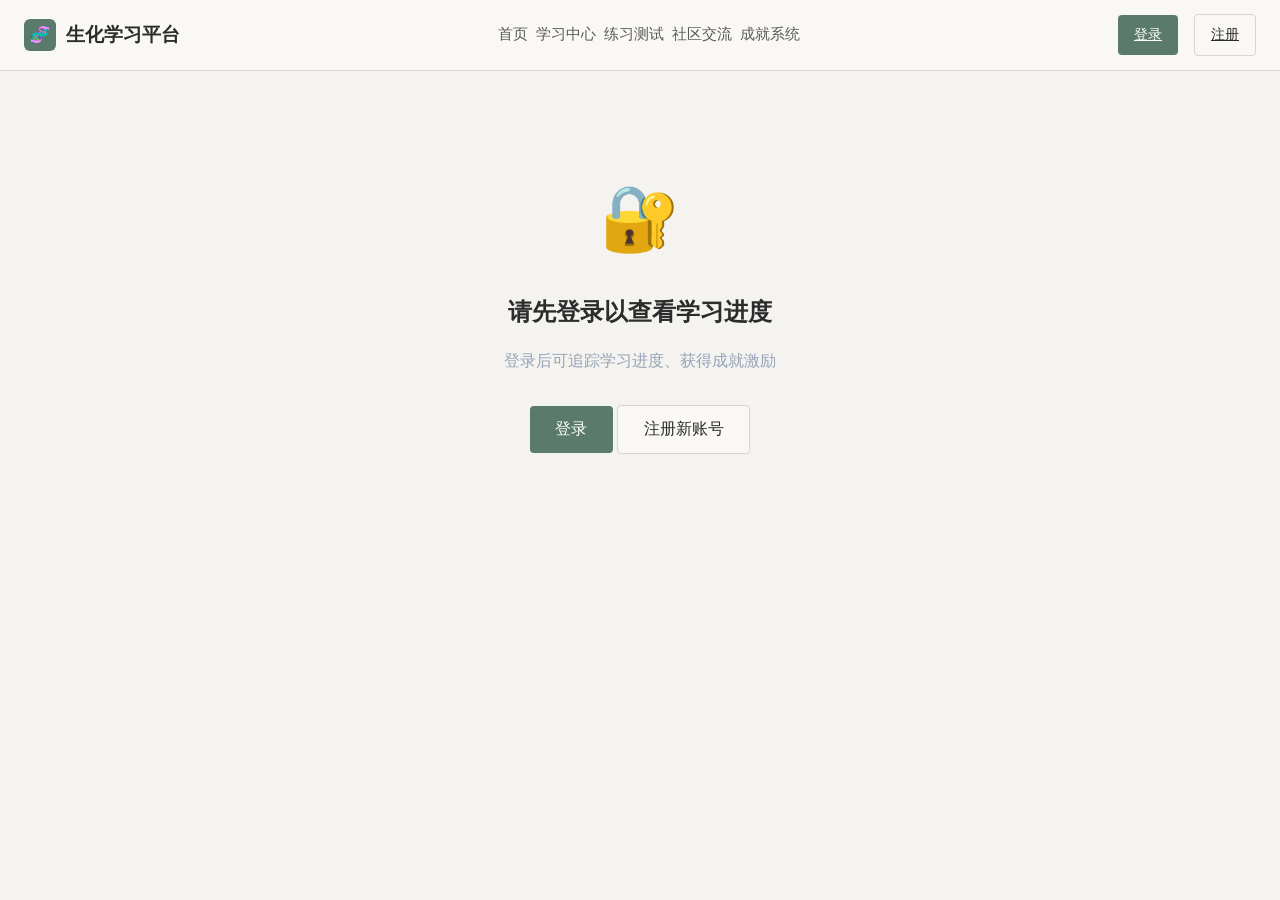
<file: dashboard.html>
<!DOCTYPE html>
<html lang="zh-CN">
<head>
    <meta charset="UTF-8">
    <meta name="viewport" content="width=device-width, initial-scale=1.0">
    <title>学习仪表盘 - 生物化学学习平台</title>
    <link rel="stylesheet" href="css/style.css">
    <style>
        .dashboard-header {
            background: linear-gradient(135deg, rgba(99, 102, 241, 0.15), rgba(168, 85, 247, 0.15));
            border: 1px solid rgba(99, 102, 241, 0.2);
            border-radius: 20px;
            padding: 2rem;
            margin-bottom: 2rem;
        }
        .stats-grid {
            display: grid;
            grid-template-columns: repeat(auto-fit, minmax(200px, 1fr));
            gap: 1.5rem;
            margin-bottom: 2.5rem;
        }
        .stat-card {
            background: rgba(30, 41, 59, 0.8);
            border: 1px solid rgba(255, 255, 255, 0.08);
            border-radius: 18px;
            padding: 1.8rem;
            position: relative;
            overflow: hidden;
        }
        .stat-card .icon {
            position: absolute;
            top: 1rem;
            right: 1rem;
            font-size: 2rem;
            opacity: 0.3;
        }
        .stat-card .value {
            font-size: 2.5rem;
            font-weight: 800;
            background: linear-gradient(135deg, #6366f1, #a855f7);
            -webkit-background-clip: text;
            -webkit-text-fill-color: transparent;
            background-clip: text;
            margin: 0.5rem 0;
        }
        .stat-card.green .value { background: linear-gradient(135deg, #10b981, #06b6d4); -webkit-background-clip: text; -webkit-text-fill-color: transparent; background-clip: text; }
        .stat-card.orange .value { background: linear-gradient(135deg, #f59e0b, #ef4444); -webkit-background-clip: text; -webkit-text-fill-color: transparent; background-clip: text; }
        .stat-card.blue .value { background: linear-gradient(135deg, #3b82f6, #06b6d4); -webkit-background-clip: text; -webkit-text-fill-color: transparent; background-clip: text; }
        .stat-card .label {
            color: #94a3b8;
            font-size: 0.95rem;
        }
        .section-title {
            font-size: 1.5rem;
            margin: 2.5rem 0 1.5rem;
            color: #f1f5f9;
        }
        .recommendation-card {
            background: rgba(30, 41, 59, 0.8);
            border: 1px solid rgba(255, 255, 255, 0.08);
            border-radius: 16px;
            padding: 1.5rem;
            margin-bottom: 1rem;
            cursor: pointer;
            transition: all 0.3s;
        }
        .recommendation-card:hover {
            border-color: #6366f1;
            transform: translateY(-2px);
        }
        .chapter-progress-item {
            background: rgba(30, 41, 59, 0.8);
            border: 1px solid rgba(255, 255, 255, 0.08);
            border-radius: 14px;
            padding: 1.2rem 1.5rem;
            margin-bottom: 0.8rem;
            display: flex;
            align-items: center;
            justify-content: space-between;
            cursor: pointer;
            transition: all 0.2s;
        }
        .chapter-progress-item:hover {
            border-color: #6366f1;
        }
        .chapter-info {
            flex: 1;
            margin-right: 1.5rem;
        }
        .chapter-name {
            font-weight: 600;
            color: #f1f5f9;
            margin-bottom: 8px;
        }
        .progress-bar {
            background: rgba(15, 23, 42, 0.8);
            border-radius: 10px;
            height: 8px;
            overflow: hidden;
            margin-bottom: 6px;
        }
        .progress-fill {
            height: 100%;
            background: linear-gradient(90deg, #6366f1, #a855f7);
            transition: width 0.5s;
        }
        .progress-text {
            font-size: 0.85rem;
            color: #94a3b8;
        }
    </style>
</head>
<body>
    <!-- 导航栏 -->
    <nav class="navbar">
        <div style="max-width: 1400px; margin: 0 auto; display: flex; justify-content: space-between; align-items: center; height: 70px;">
            <div class="logo" onclick="location.href='index.html'">
                <div class="logo-icon">🧬</div>
                <div style="font-weight: 700; font-size: 1.2rem;">生化学习平台</div>
            </div>
            <div class="nav-links" style="list-style: none; display: flex; gap: 8px;">
                <a href="index.html">首页</a>
                <a href="chapters.html">学习中心</a>
                <a href="quiz.html">练习测试</a>
                <a href="community.html">社区交流</a>
                <a href="achievements.html">成就系统</a>
            </div>
            <div class="nav-user"></div>
        </div>
    </nav>

    <div class="container" style="padding: 2rem;">
        <div id="notLoggedIn" style="display: none; text-align: center; padding: 4rem 2rem;">
            <div style="font-size: 4rem; margin-bottom: 1.5rem;">🔐</div>
            <h2 style="margin-bottom: 1rem;">请先登录以查看学习进度</h2>
            <p style="color: #94a3b8; margin-bottom: 2rem;">登录后可追踪学习进度、获得成就激励</p>
            <button class="btn btn-primary btn-large" onclick="location.href='login.html'">登录</button>
            <button class="btn btn-secondary btn-large" onclick="location.href='register.html'">注册新账号</button>
        </div>

        <div id="dashboardContent">
            <!-- 欢迎区 -->
            <div class="dashboard-header">
                <h2 id="welcomeTitle" style="font-size: 2rem; margin-bottom: 0.5rem;">👋 欢迎回来</h2>
                <p id="welcomeSubtitle" style="color: #94a3b8; margin-bottom: 1.5rem;">继续你的生物化学学习之旅</p>
                
                <div style="display: flex; gap: 2rem; flex-wrap: wrap; align-items: center;">
                    <div>
                        <div style="color: #94a3b8; font-size: 0.9rem; margin-bottom: 4px;">用户等级</div>
                        <div style="font-size: 1.8rem; font-weight: 700; color: #a855f7;" id="userLevel">Lv. 1</div>
                    </div>
                    <div>
                        <div style="color: #94a3b8; font-size: 0.9rem; margin-bottom: 4px;">总经验值</div>
                        <div style="font-size: 1.8rem; font-weight: 700; color: #10b981;" id="totalXP">0 XP</div>
                    </div>
                    <div>
                        <div style="color: #94a3b8; font-size: 0.9rem; margin-bottom: 4px;">连续学习</div>
                        <div style="font-size: 1.8rem; font-weight: 700; color: #f59e0b;" id="streak">0 天</div>
                    </div>
                </div>
            </div>

            <!-- 统计卡片 -->
            <div class="stats-grid">
                <div class="stat-card">
                    <div class="icon">📖</div>
                    <div class="label">已完成知识点</div>
                    <div class="value" id="statCompleted">0</div>
                    <div class="progress-text" id="statCompletedSub">0 / 0</div>
                </div>
                <div class="stat-card green">
                    <div class="icon">📝</div>
                    <div class="label">练习次数</div>
                    <div class="value" id="statQuiz">0</div>
                    <div class="progress-text">累计完成练习</div>
                </div>
                <div class="stat-card orange">
                    <div class="icon">⭐</div>
                    <div class="label">平均正确率</div>
                    <div class="value" id="statAvg">0%</div>
                    <div class="progress-text">综合练习表现</div>
                </div>
                <div class="stat-card blue">
                    <div class="icon">🏆</div>
                    <div class="label">解锁成就</div>
                    <div class="value" id="statAchievements">0</div>
                    <div class="progress-text" id="statAchievementsSub">0 / 0</div>
                </div>
            </div>

            <!-- 个性化推荐 -->
            <h3 class="section-title">🎯 为你推荐</h3>
            <div id="recommendations"></div>

            <!-- 各章节进度 -->
            <h3 class="section-title">📚 各章节学习进度</h3>
            <div id="chapterProgressList"></div>
        </div>
    </div>

    <script src="js/data.js"></script>
    <script src="js/app.js"></script>
    <script>
        function initDashboard() {
            const user = UserSystem.getCurrentUser();
            if (!user) {
                document.getElementById('notLoggedIn').style.display = 'block';
                document.getElementById('dashboardContent').style.display = 'none';
                return;
            }

            document.getElementById('welcomeTitle').textContent = `👋 ${user.username}，欢迎回来！`;
            document.getElementById('welcomeSubtitle').textContent = '继续你的生物化学学习之旅';

            const stats = ProgressTracker.getOverallStats();
            if (stats) {
                document.getElementById('userLevel').textContent = `Lv. ${stats.level}`;
                document.getElementById('totalXP').textContent = `${stats.totalXp} XP`;
                document.getElementById('streak').textContent = `${stats.streak} 天`;
                document.getElementById('statCompleted').textContent = stats.completedKnowledge;
                document.getElementById('statCompletedSub').textContent = `${stats.completedKnowledge} / ${stats.totalKnowledge}`;
                document.getElementById('statQuiz').textContent = stats.totalQuizzes;
                document.getElementById('statAvg').textContent = `${stats.avgScore}%`;

                const totalAch = ProgressTracker.ACHIEVEMENTS.length;
                const unlocked = (user.achievements || []).length;
                document.getElementById('statAchievements').textContent = unlocked;
                document.getElementById('statAchievementsSub').textContent = `${unlocked} / ${totalAch}`;
            }

            // 推荐
            const recs = ProgressTracker.getRecommendations();
            const recEl = document.getElementById('recommendations');
            if (recs && recs.length > 0) {
                recEl.innerHTML = recs.slice(0, 4).map(r => `
                    <div class="recommendation-card" onclick="location.href='learning.html?chapterId=${r.chapterId}'">
                        <div style="display: flex; justify-content: space-between; align-items: start; margin-bottom: 8px;">
                            <div style="font-size: 1.15rem; font-weight: 600; color: #f1f5f9;">${r.icon} ${r.title}</div>
                            <div style="padding: 4px 10px; background: rgba(99, 102, 241, 0.15); color: #a855f7; border-radius: 20px; font-size: 0.8rem; font-weight: 600;">推荐</div>
                        </div>
                        <div style="color: #94a3b8; margin-bottom: 6px;">${r.subtitle}</div>
                        <div style="color: #64748b; font-size: 0.85rem;">💡 ${r.reason}</div>
                    </div>
                `).join('');
            } else {
                recEl.innerHTML = '<div style="background: rgba(30, 41, 59, 0.5); border-radius: 16px; padding: 2rem; text-align: center; color: #94a3b8;">暂无推荐，开始你的学习之旅吧！</div>';
            }

            // 各章节进度
            const listEl = document.getElementById('chapterProgressList');
            listEl.innerHTML = BIOCHEM_DATA.chapters.map(ch => {
                const p = ProgressTracker.getChapterProgress(ch.id);
                return `
                    <div class="chapter-progress-item" onclick="location.href='learning.html?chapterId=${ch.id}'">
                        <div class="chapter-info">
                            <div class="chapter-name">${ch.icon} ${ch.title}</div>
                            <div class="progress-bar">
                                <div class="progress-fill" style="width: ${p.percentage}%"></div>
                            </div>
                            <div class="progress-text">已学习 ${p.completed} / ${p.total} 个知识点（${p.percentage}%）</div>
                        </div>
                        <button class="btn btn-primary" style="padding: 8px 16px; font-size: 0.9rem;">
                            ${p.completed === 0 ? '开始学习' : p.percentage === 100 ? '复习' : '继续学习'}
                        </button>
                    </div>
                `;
            }).join('');
        }

        initDashboard();
    </script>
</body>
</file>
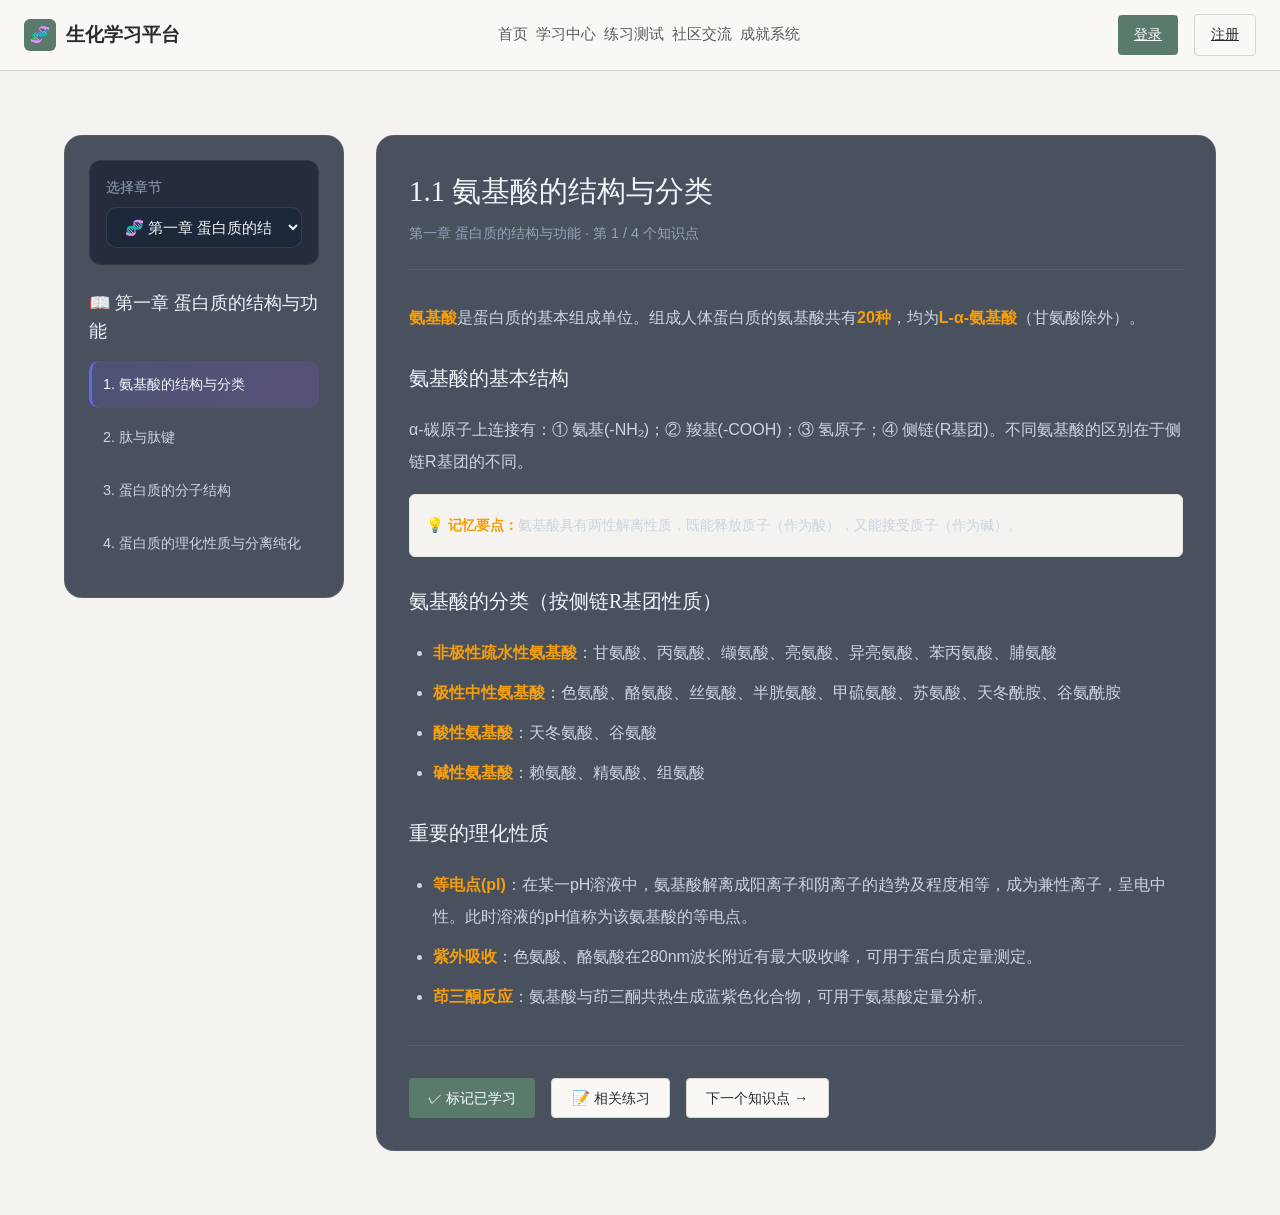
<file: learning.html>
<!DOCTYPE html>
<html lang="zh-CN">
<head>
    <meta charset="UTF-8">
    <meta name="viewport" content="width=device-width, initial-scale=1.0">
    <title>学习中心 - 生物化学学习平台</title>
    <link rel="stylesheet" href="css/style.css">
    <style>
        .learning-layout {
            display: grid;
            grid-template-columns: 280px 1fr;
            gap: 2rem;
            max-width: 1400px;
            margin: 0 auto;
        }
        .sidebar {
            background: rgba(30, 41, 59, 0.8);
            border: 1px solid rgba(255, 255, 255, 0.08);
            border-radius: 18px;
            padding: 1.5rem;
            height: fit-content;
            max-height: calc(100vh - 120px);
            overflow-y: auto;
        }
        .sidebar h4 {
            color: #f1f5f9;
            margin-bottom: 1rem;
            font-size: 1.1rem;
        }
        .knowledge-list {
            list-style: none;
        }
        .knowledge-list li {
            padding: 12px 14px;
            border-radius: 10px;
            margin-bottom: 6px;
            cursor: pointer;
            transition: all 0.2s;
            color: #cbd5e1;
            font-size: 0.9rem;
            display: flex;
            align-items: center;
            justify-content: space-between;
        }
        .knowledge-list li:hover {
            background: rgba(99, 102, 241, 0.08);
            color: #f1f5f9;
        }
        .knowledge-list li.active {
            background: linear-gradient(135deg, rgba(99, 102, 241, 0.15), rgba(168, 85, 247, 0.15));
            color: #f1f5f9;
            border-left: 3px solid #6366f1;
            padding-left: 11px;
        }
        .knowledge-list li.completed {
            color: #10b981;
        }
        .knowledge-list li.completed::after {
            content: '✓';
            color: #10b981;
            font-weight: 700;
        }
        .knowledge-content {
            background: rgba(30, 41, 59, 0.8);
            border: 1px solid rgba(255, 255, 255, 0.08);
            border-radius: 18px;
            padding: 2rem;
            min-height: 500px;
        }
        .knowledge-header {
            border-bottom: 1px solid rgba(255, 255, 255, 0.08);
            padding-bottom: 1.5rem;
            margin-bottom: 2rem;
        }
        .knowledge-header h2 {
            font-size: 1.8rem;
            margin-bottom: 8px;
            color: #f1f5f9;
        }
        .knowledge-meta {
            color: #94a3b8;
            font-size: 0.9rem;
        }
        .knowledge-body {
            color: #cbd5e1;
            line-height: 2;
            font-size: 1rem;
        }
        .knowledge-body h3 {
            color: #f1f5f9;
            margin: 1.5rem 0 1rem;
            font-size: 1.25rem;
        }
        .knowledge-body h4 {
            color: #a855f7;
            margin: 1.2rem 0 0.8rem;
            font-size: 1.1rem;
        }
        .knowledge-body strong {
            color: #f59e0b;
            font-weight: 600;
        }
        .knowledge-body ul, .knowledge-body ol {
            margin: 0.8rem 0 0.8rem 1.5rem;
        }
        .knowledge-body li {
            margin-bottom: 0.5rem;
        }
        .action-buttons {
            margin-top: 2rem;
            padding-top: 2rem;
            border-top: 1px solid rgba(255, 255, 255, 0.08);
            display: flex;
            gap: 1rem;
            flex-wrap: wrap;
        }
        .chapter-selector {
            margin-bottom: 1.5rem;
            padding: 1rem;
            background: rgba(15, 23, 42, 0.6);
            border-radius: 12px;
            border: 1px solid rgba(255, 255, 255, 0.06);
        }
        .chapter-selector select {
            background: rgba(30, 41, 59, 0.9);
            border: 1px solid rgba(255, 255, 255, 0.1);
            color: #f1f5f9;
            padding: 10px 14px;
            border-radius: 10px;
            font-size: 0.95rem;
            width: 100%;
            font-family: inherit;
        }
        .info-box {
            background: rgba(99, 102, 241, 0.08);
            border-left: 4px solid #6366f1;
            padding: 1rem 1.2rem;
            border-radius: 10px;
            margin: 1rem 0;
        }
        .warning-box {
            background: rgba(239, 68, 68, 0.08);
            border-left: 4px solid #ef4444;
            padding: 1rem 1.2rem;
            border-radius: 10px;
            margin: 1rem 0;
        }
        .success-box {
            background: rgba(16, 185, 129, 0.08);
            border-left: 4px solid #10b981;
            padding: 1rem 1.2rem;
            border-radius: 10px;
            margin: 1rem 0;
        }
        .tips-box {
            background: rgba(245, 158, 11, 0.08);
            border-left: 4px solid #f59e0b;
            padding: 1rem 1.2rem;
            border-radius: 10px;
            margin: 1rem 0;
        }
        .knowledge-table {
            width: 100%;
            border-collapse: collapse;
            margin: 1rem 0;
            font-size: 0.9rem;
        }
        .knowledge-table th, .knowledge-table td {
            padding: 10px 12px;
            border: 1px solid rgba(255, 255, 255, 0.08);
            text-align: left;
        }
        .knowledge-table th {
            background: rgba(99, 102, 241, 0.1);
            color: #a855f7;
            font-weight: 600;
        }
        .knowledge-table tr:nth-child(even) td {
            background: rgba(15, 23, 42, 0.4);
        }
    </style>
</head>
<body>
    <!-- 导航栏 -->
    <nav class="navbar">
        <div style="max-width: 1400px; margin: 0 auto; display: flex; justify-content: space-between; align-items: center; height: 70px;">
            <div class="logo" onclick="location.href='index.html'">
                <div class="logo-icon">🧬</div>
                <div style="font-weight: 700; font-size: 1.2rem;">生化学习平台</div>
            </div>
            <div class="nav-links" style="list-style: none; display: flex; gap: 8px;">
                <a href="index.html">首页</a>
                <a href="chapters.html">学习中心</a>
                <a href="quiz.html">练习测试</a>
                <a href="community.html">社区交流</a>
                <a href="achievements.html">成就系统</a>
            </div>
            <div class="nav-user"></div>
        </div>
    </nav>

    <div class="container" style="padding: 2rem;">
        <div class="learning-layout">
            <!-- 侧边栏 -->
            <div class="sidebar">
                <div class="chapter-selector">
                    <label style="color: #94a3b8; font-size: 0.85rem; display: block; margin-bottom: 8px;">选择章节</label>
                    <select id="chapterSelect" onchange="onChapterChange()"></select>
                </div>
                <h4 id="chapterTitle">📚 知识点列表</h4>
                <ul class="knowledge-list" id="knowledgeList"></ul>
            </div>

            <!-- 主内容 -->
            <div class="knowledge-content">
                <div class="knowledge-header">
                    <h2 id="knowledgeTitle">👋 欢迎进入学习中心</h2>
                    <p class="knowledge-meta" id="knowledgeMeta">请从左侧选择一个知识点开始学习</p>
                </div>
                <div class="knowledge-body" id="knowledgeBody">
                    <div class="success-box">
                        <h4>💡 学习提示</h4>
                        <p>生物化学是一门系统性很强的学科，建议按顺序学习：</p>
                        <ol>
                            <li><strong>蛋白质</strong> - 从氨基酸开始，逐步理解蛋白质的结构与功能</li>
                            <li><strong>核酸</strong> - 学习 DNA、RNA 的结构与作用</li>
                            <li><strong>酶</strong> - 了解生物催化剂的特性与作用机制</li>
                            <li><strong>糖代谢</strong> - 掌握糖的分解与合成途径</li>
                            <li><strong>脂类代谢</strong> - 理解脂肪的代谢与调控</li>
                        </ol>
                    </div>
                    <div class="tips-box">
                        <h4>📝 学习建议</h4>
                        <p>每个章节包含多个知识点，建议：</p>
                        <ul>
                            <li>认真阅读知识点内容，理解核心概念</li>
                            <li>学习完成后点击"标记已学习"追踪进度</li>
                            <li>通过"相关练习"进行巩固练习</li>
                            <li>结合名词解释、填空题等多种方式强化记忆</li>
                        </ul>
                    </div>
                </div>
                <div class="action-buttons" id="actionButtons" style="display: none;">
                    <button class="btn btn-primary" onclick="markComplete()" id="completeBtn">✓ 标记已学习</button>
                    <button class="btn btn-secondary" onclick="goPractice()">📝 相关练习</button>
                    <button class="btn btn-secondary" onclick="goNext()" id="nextBtn">下一个知识点 →</button>
                </div>
            </div>
        </div>
    </div>

    <script src="js/data.js"></script>
    <script src="js/app.js"></script>
    <script>
        let currentChapter = null;
        let currentKnowledgeIndex = 0;

        function initLearning() {
            const urlParams = new URLSearchParams(window.location.search);
            const chapterId = urlParams.get('chapterId') || BIOCHEM_DATA.chapters[0].id;

            const select = document.getElementById('chapterSelect');
            select.innerHTML = BIOCHEM_DATA.chapters.map(ch =>
                `<option value="${ch.id}" ${ch.id === chapterId ? 'selected' : ''}>${ch.icon} ${ch.title}</option>`
            ).join('');

            loadChapter(chapterId);
        }

        function onChapterChange() {
            const id = document.getElementById('chapterSelect').value;
            loadChapter(id);
        }

        function loadChapter(chapterId) {
            currentChapter = BIOCHEM_DATA.chapters.find(c => c.id === chapterId);
            if (!currentChapter) return;

            document.getElementById('chapterTitle').innerHTML = `📖 ${currentChapter.title}`;
            const user = UserSystem.getCurrentUser();

            const listEl = document.getElementById('knowledgeList');
            listEl.innerHTML = currentChapter.knowledge.map((kn, idx) => {
                const isCompleted = user?.progress?.[`${currentChapter.id}_${kn.id}`]?.completed;
                return `<li data-idx="${idx}" onclick="selectKnowledge(${idx})" class="${isCompleted ? 'completed' : ''}">
                    <span>${idx + 1}. ${kn.title.split(' ').slice(1).join(' ') || kn.title}</span>
                </li>`;
            }).join('');

            currentKnowledgeIndex = 0;
            selectKnowledge(0);
        }

        function selectKnowledge(idx) {
            currentKnowledgeIndex = idx;
            const kn = currentChapter.knowledge[idx];
            const user = UserSystem.getCurrentUser();

            document.querySelectorAll('.knowledge-list li').forEach((li, i) => {
                li.classList.toggle('active', i === idx);
            });

            document.getElementById('knowledgeTitle').textContent = kn.title;
            document.getElementById('knowledgeBody').innerHTML = kn.content;
            document.getElementById('knowledgeMeta').textContent = `${currentChapter.title} · 第 ${idx + 1} / ${currentChapter.knowledge.length} 个知识点`;

            const isCompleted = user?.progress?.[`${currentChapter.id}_${kn.id}`]?.completed;
            document.getElementById('completeBtn').textContent = isCompleted ? '✓ 已学习（点击取消）' : '✓ 标记已学习';
            document.getElementById('actionButtons').style.display = 'flex';

            // 下一个按钮状态
            const nextBtn = document.getElementById('nextBtn');
            if (idx >= currentChapter.knowledge.length - 1) {
                nextBtn.textContent = '🎉 已是最后一个知识点';
                nextBtn.disabled = true;
            } else {
                nextBtn.textContent = '下一个知识点 →';
                nextBtn.disabled = false;
            }
        }

        function markComplete() {
            const user = UserSystem.getCurrentUser();
            if (!user) {
                showToast('请先登录', 'warning');
                return;
            }
            const kn = currentChapter.knowledge[currentKnowledgeIndex];
            ProgressTracker.markKnowledgeCompleted(currentChapter.id, kn.id);
            selectKnowledge(currentKnowledgeIndex);
            loadChapter(currentChapter.id);
            showToast('已标记为已学习 +10 XP', 'success');
        }

        function goPractice() {
            const chapterNum = parseInt(currentChapter.id.replace('chapter-', ''));
            location.href = `quiz.html?chapterId=${chapterNum}&type=term`;
        }

        function goNext() {
            if (currentKnowledgeIndex < currentChapter.knowledge.length - 1) {
                selectKnowledge(currentKnowledgeIndex + 1);
                window.scrollTo({ top: 0, behavior: 'smooth' });
            }
        }

        initLearning();
    </script>
</body>
</file>
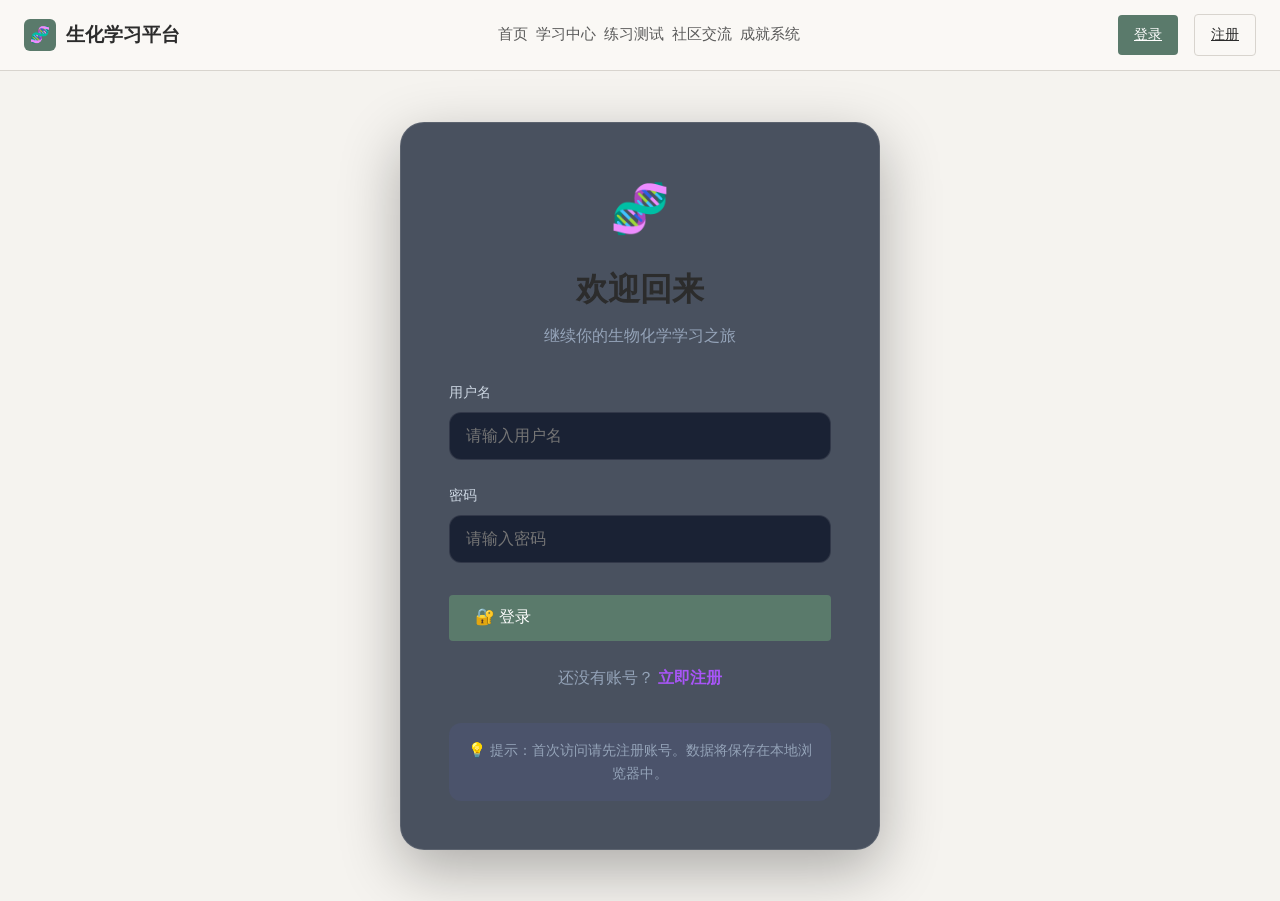
<file: login.html>
<!DOCTYPE html>
<html lang="zh-CN">
<head>
    <meta charset="UTF-8">
    <meta name="viewport" content="width=device-width, initial-scale=1.0">
    <title>登录 - 生物化学学习平台</title>
    <link rel="stylesheet" href="css/style.css">
</head>
<body>
    <!-- 导航栏 -->
    <nav class="navbar">
        <div style="max-width: 1400px; margin: 0 auto; display: flex; justify-content: space-between; align-items: center; height: 70px;">
            <div class="logo" onclick="location.href='index.html'">
                <div class="logo-icon">🧬</div>
                <div style="font-weight: 700; font-size: 1.2rem;">生化学习平台</div>
            </div>
            <div class="nav-links" style="list-style: none; display: flex; gap: 8px;">
                <a href="index.html">首页</a>
                <a href="chapters.html">学习中心</a>
                <a href="quiz.html">练习测试</a>
                <a href="community.html">社区交流</a>
                <a href="achievements.html">成就系统</a>
            </div>
            <div class="nav-user"></div>
        </div>
    </nav>

    <!-- 登录表单 -->
    <div style="min-height: calc(100vh - 70px); display: flex; align-items: center; justify-content: center; padding: 2rem;">
        <div style="background: rgba(30, 41, 59, 0.8); border: 1px solid rgba(255, 255, 255, 0.1); border-radius: 24px; padding: 3rem; width: 100%; max-width: 480px; box-shadow: 0 20px 60px rgba(0, 0, 0, 0.3);">
            <div style="text-align: center; margin-bottom: 2rem;">
                <div style="font-size: 3rem; margin-bottom: 1rem;">🧬</div>
                <h2 style="font-size: 2rem; margin-bottom: 0.5rem;">欢迎回来</h2>
                <p style="color: #94a3b8;">继续你的生物化学学习之旅</p>
            </div>

            <form id="loginForm" onsubmit="handleLogin(event)">
                <div style="margin-bottom: 1.5rem;">
                    <label style="display: block; margin-bottom: 8px; font-weight: 500; color: #cbd5e1;">用户名</label>
                    <input type="text" id="username" required style="width: 100%; padding: 14px 16px; background: rgba(15, 23, 42, 0.8); border: 1px solid rgba(255, 255, 255, 0.1); border-radius: 12px; color: #f1f5f9; font-size: 1rem;" placeholder="请输入用户名">
                </div>

                <div style="margin-bottom: 2rem;">
                    <label style="display: block; margin-bottom: 8px; font-weight: 500; color: #cbd5e1;">密码</label>
                    <input type="password" id="password" required style="width: 100%; padding: 14px 16px; background: rgba(15, 23, 42, 0.8); border: 1px solid rgba(255, 255, 255, 0.1); border-radius: 12px; color: #f1f5f9; font-size: 1rem;" placeholder="请输入密码">
                </div>

                <button type="submit" class="btn btn-primary btn-large" style="width: 100%;">🔐 登录</button>
            </form>

            <div style="text-align: center; margin-top: 1.5rem; color: #94a3b8;">
                还没有账号？ <a href="register.html" style="color: #a855f7; text-decoration: none; font-weight: 600;">立即注册</a>
            </div>

            <div style="margin-top: 2rem; padding: 1rem; background: rgba(99, 102, 241, 0.08); border-radius: 12px; font-size: 0.9rem; color: #94a3b8; text-align: center;">
                💡 提示：首次访问请先注册账号。数据将保存在本地浏览器中。
            </div>
        </div>
    </div>

    <script src="js/data.js"></script>
    <script src="js/app.js"></script>
    <script>
        function handleLogin(event) {
            event.preventDefault();
            const username = document.getElementById('username').value.trim();
            const password = document.getElementById('password').value;

            const result = UserSystem.login(username, password);
            if (result.success) {
                showToast('登录成功！正在跳转...', 'success');
                setTimeout(() => {
                    window.location.href = 'dashboard.html';
                }, 1000);
            } else {
                showToast(result.message || '用户名或密码错误', 'error');
            }
        }
    </script>
</body>
</html>
</file>
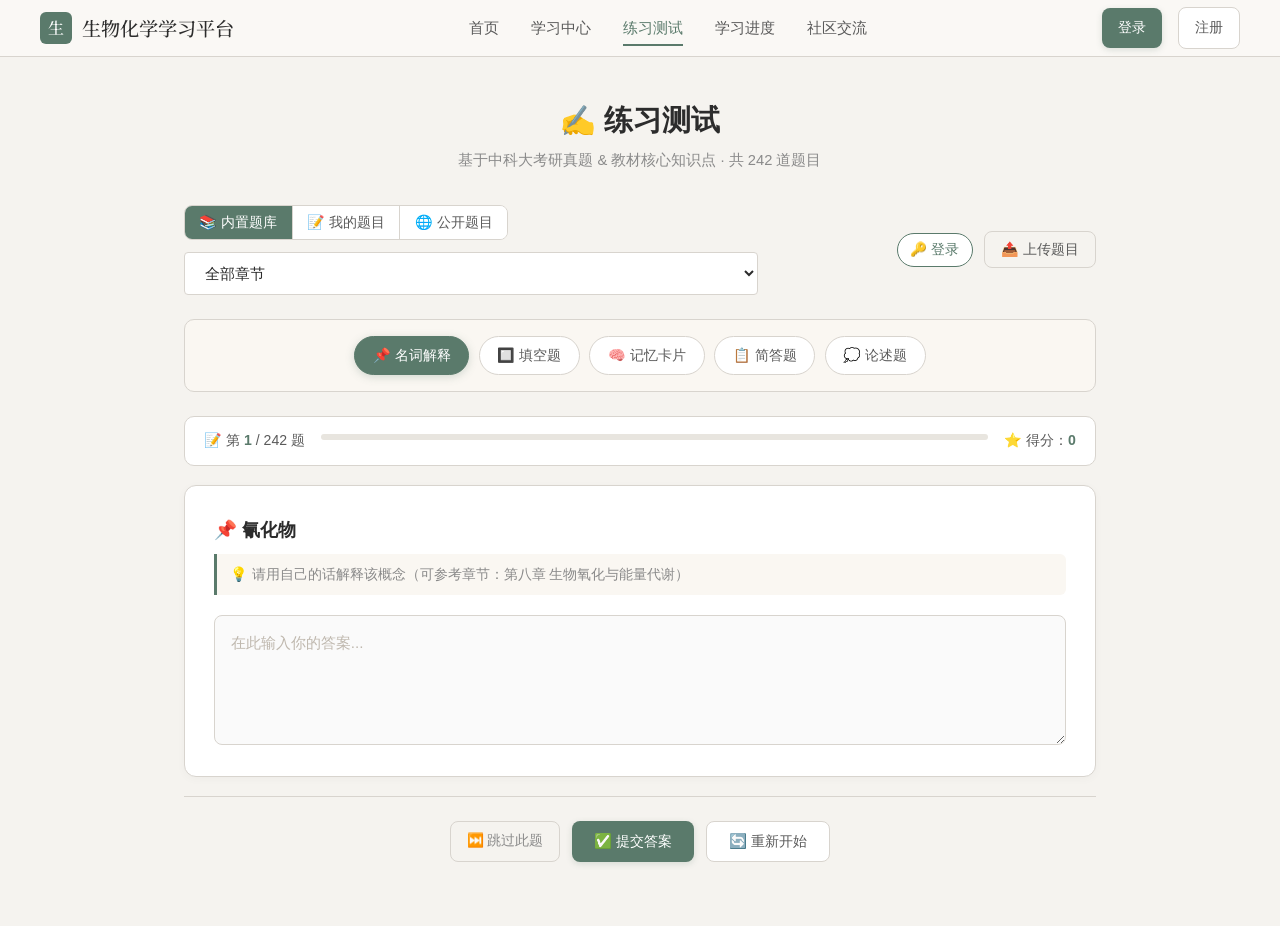
<file: quiz.html>
<!DOCTYPE html>
<html lang="zh-CN">
<head>
    <meta charset="UTF-8">
    <meta name="viewport" content="width=device-width, initial-scale=1.0">
    <title>练习测试 | 生物化学学习平台</title>
    <link rel="stylesheet" href="css/style.css">
    <link rel="preconnect" href="https://fonts.googleapis.com">
    <link href="https://fonts.googleapis.com/css2?family=Noto+Serif+SC:wght@400;500;600;700&display=swap" rel="stylesheet">
    <style>
        /* =========================================================
           练习测试页面 - 完整样式（与全局素雅风格一致）
           ========================================================= */
        .page-wrapper {
            max-width: 960px;
            margin: 0 auto;
            padding: 2.5rem 1.5rem 4rem;
        }
        .page-title {
            text-align: center;
            margin-bottom: 0.4rem;
            font-size: 1.8rem;
            color: var(--text-primary);
            font-weight: 600;
        }
        .page-subtitle {
            text-align: center;
            color: var(--text-muted);
            font-size: 0.92rem;
            margin-bottom: 2rem;
        }

        /* ---------- 顶部工具栏 ---------- */
        .quiz-toolbar {
            display: flex;
            justify-content: space-between;
            align-items: center;
            margin-bottom: 1.5rem;
            gap: 1rem;
            flex-wrap: wrap;
        }
        .quiz-toolbar .left-tools,
        .quiz-toolbar .right-tools {
            display: flex;
            align-items: center;
            gap: 0.7rem;
            flex-wrap: wrap;
        }
        .data-source-toggle {
            display: flex;
            border: 1px solid var(--border);
            border-radius: 8px;
            overflow: hidden;
            background: #fff;
        }
        .data-source-btn {
            padding: 0.45rem 0.9rem;
            border: none;
            background: #fff;
            color: var(--text-secondary);
            font-size: 0.88rem;
            cursor: pointer;
            font-family: inherit;
            transition: all 0.2s;
            border-right: 1px solid var(--border);
            white-space: nowrap;
        }
        .data-source-btn:last-child { border-right: none; }
        .data-source-btn:hover { background: var(--bg-hover); }
        .data-source-btn.active {
            background: var(--primary);
            color: #fff;
        }
        .source-badge {
            display: inline-block;
            padding: 0.25rem 0.6rem;
            background: var(--primary);
            color: #fff;
            border-radius: 12px;
            font-size: 0.78rem;
            font-weight: 500;
        }
        .source-badge.public { background: var(--info); }
        .source-badge.mine { background: var(--success); }

        /* ---------- 上传按钮 ---------- */
        .btn-upload {
            display: flex;
            align-items: center;
            gap: 0.4rem;
            padding: 0.5rem 1rem;
            background: var(--bg-main);
            color: var(--text-secondary);
            border: 1px solid var(--border);
            border-radius: 8px;
            cursor: pointer;
            font-size: 0.88rem;
            font-family: inherit;
            transition: all 0.2s;
        }
        .btn-upload:hover {
            background: var(--primary);
            color: #fff;
            border-color: var(--primary);
        }

        /* ---------- 登录/用户显示 ---------- */
        .nav-user-mini {
            display: flex;
            align-items: center;
            gap: 0.5rem;
            padding: 0.35rem 0.8rem;
            border: 1px solid var(--border);
            border-radius: 20px;
            background: #fff;
            cursor: pointer;
            font-size: 0.85rem;
            color: var(--text-secondary);
            transition: all 0.2s;
            text-decoration: none;
        }
        .nav-user-mini:hover {
            background: var(--bg-hover);
            color: var(--text-primary);
        }
        .nav-user-mini .avatar {
            width: 24px; height: 24px;
            background: var(--primary);
            color: #fff;
            border-radius: 50%;
            display: flex; align-items: center; justify-content: center;
            font-size: 0.7rem; font-weight: 700;
        }
        .nav-user-mini.login-link {
            color: var(--primary);
            border-color: var(--primary);
        }

        /* ---------- 模式切换 ---------- */
        .quiz-tabs {
            display: flex;
            flex-wrap: wrap;
            gap: 0.6rem;
            justify-content: center;
            margin-bottom: 1.5rem;
            padding: 1rem;
            background: #faf7f2;
            border: 1px solid var(--border);
            border-radius: 10px;
        }
        .quiz-tab {
            padding: 0.55rem 1.1rem;
            border: 1px solid var(--border);
            background: #fff;
            color: var(--text-secondary);
            border-radius: 24px;
            cursor: pointer;
            font-size: 0.88rem;
            font-family: inherit;
            transition: all 0.2s;
            white-space: nowrap;
        }
        .quiz-tab:hover { background: var(--bg-hover); color: var(--text-primary); }
        .quiz-tab.active {
            background: var(--primary); color: #fff; border-color: var(--primary);
            box-shadow: 0 2px 8px rgba(90,122,107,0.25);
        }

        /* ---------- 筛选区 ---------- */
        .filter-bar {
            display: flex;
            align-items: center;
            justify-content: center;
            gap: 0.8rem;
            margin-bottom: 1.2rem;
            flex-wrap: wrap;
        }
        .filter-bar label { font-size: 0.88rem; color: var(--text-secondary); }
        .filter-bar select {
            padding: 0.45rem 0.9rem; border: 1px solid var(--border); border-radius: 6px;
            background: #fff; color: var(--text-primary); font-size: 0.88rem;
            font-family: inherit; cursor: pointer; min-width: 160px;
            transition: all 0.2s;
        }
        .filter-bar select:hover { border-color: var(--primary); }
        .filter-bar select:focus { outline: none; border-color: var(--primary); box-shadow: 0 0 0 3px rgba(90,122,107,0.15); }

        /* ---------- 进度条 ---------- */
        .progress-section {
            display: flex; align-items: center; justify-content: space-between;
            gap: 1rem; margin-bottom: 1.2rem;
            padding: 0.8rem 1.2rem;
            background: #fff; border: 1px solid var(--border);
            border-radius: 10px; font-size: 0.88rem; color: var(--text-secondary);
        }
        .progress-section > span { white-space: nowrap; }
        .progress-bar { flex: 1; height: 6px; background: #e8e5df; border-radius: 3px; overflow: hidden; }
        .progress-fill { height: 100%; background: var(--primary); transition: width 0.4s ease; border-radius: 3px; }

        /* ---------- 题目卡片 ---------- */
        .question-card {
            background: #fff; border: 1px solid var(--border); border-radius: 12px;
            padding: 1.8rem 1.8rem 1.5rem; box-shadow: 0 2px 10px rgba(0,0,0,0.03);
            margin-bottom: 1.2rem;
        }
        .question-term { font-size: 1.15rem; font-weight: 600; color: var(--text-primary); margin-bottom: 0.6rem; line-height: 1.6; }
        .question-hint {
            font-size: 0.88rem; color: var(--text-muted); margin-bottom: 1.2rem;
            padding: 0.6rem 0.8rem; background: #faf7f2;
            border-left: 3px solid var(--primary); border-radius: 0 6px 6px 0;
        }

        /* ---------- 输入框 ---------- */
        .answer-input {
            width: 100%; min-height: 130px; padding: 0.9rem 1rem;
            border: 1px solid var(--border); border-radius: 8px; background: #fafafa;
            color: var(--text-primary); font-size: 0.95rem; line-height: 1.7;
            font-family: inherit; resize: vertical; box-sizing: border-box; transition: all 0.2s;
        }
        .answer-input:focus { outline: none; border-color: var(--primary); background: #fff; box-shadow: 0 0 0 3px rgba(90,122,107,0.1); }
        .answer-input::placeholder { color: #bfb8ae; }

        /* ---------- 填空题 ---------- */
        .blank-paragraph { font-size: 1rem; line-height: 2.3; margin-top: 0.8rem; color: var(--text-primary); }
        .blank-input {
            display: inline-block; width: 110px; padding: 0.3rem 0.6rem;
            border: 1px solid var(--border); border-bottom: 2px solid var(--primary);
            border-radius: 4px; font-size: 0.9rem; background: #fafafa;
            color: var(--text-primary); margin: 0 3px; font-family: inherit; transition: all 0.2s;
        }
        .blank-input:focus { outline: none; background: #fff; box-shadow: 0 0 0 3px rgba(90,122,107,0.15); }
        .blank-input.correct { border-color: var(--success); border-bottom-color: var(--success); background: rgba(90,138,107,0.08); }
        .blank-input.wrong { border-color: var(--danger); border-bottom-color: var(--danger); background: rgba(166,93,87,0.08); }

        /* ---------- 结果展示 ---------- */
        .result-box {
            margin-top: 1.2rem; padding: 1.2rem 1.3rem; border-radius: 10px;
            background: #faf7f2; border: 1px solid var(--border); border-left: 4px solid var(--primary);
        }
        .result-box.correct { border-left-color: var(--success); background: rgba(90,138,107,0.05); }
        .result-box.wrong { border-left-color: var(--danger); background: rgba(166,93,87,0.04); }
        .result-box.partial { border-left-color: var(--accent); background: rgba(154,122,90,0.05); }
        .result-title { font-weight: 600; color: var(--text-primary); font-size: 0.98rem; margin-bottom: 0.5rem; }
        .result-answer { font-size: 0.92rem; line-height: 1.8; color: var(--text-secondary); white-space: pre-wrap; }
        .result-detail { font-size: 0.88rem; margin: 0.35rem 0; line-height: 1.7; color: var(--text-secondary); }
        .result-detail .tag { display: inline-block; padding: 1px 8px; margin-right: 5px; border-radius: 4px; font-size: 0.78rem; font-weight: 500; }
        .tag.user { background: #f0ece6; color: var(--text-muted); }
        .tag.ok { background: rgba(90,138,107,0.15); color: var(--success); }
        .tag.no { background: rgba(166,93,87,0.15); color: var(--danger); }
        .point-chip { display: inline-block; padding: 3px 10px; margin: 3px; border-radius: 14px; font-size: 0.8rem; border: 1px solid var(--border); color: var(--text-muted); background: #fff; }
        .point-chip.hit { color: var(--success); border-color: var(--success); background: rgba(90,138,107,0.08); }

        /* ---------- 按钮 ---------- */
        .action-buttons { display: flex; gap: 0.7rem; justify-content: center; flex-wrap: wrap; margin-top: 0.5rem; }
        .btn-primary, .btn-secondary, .btn-skip, .btn-info, .btn-ghost {
            padding: 0.6rem 1.4rem; border: none; border-radius: 8px;
            cursor: pointer; font-size: 0.9rem; font-weight: 500; transition: all 0.2s;
            font-family: inherit; white-space: nowrap; text-decoration: none;
        }
        .btn-primary { background: var(--primary); color: #fff; box-shadow: 0 2px 6px rgba(90,122,107,0.2); }
        .btn-primary:hover { background: var(--primary-dark); transform: translateY(-1px); box-shadow: 0 4px 10px rgba(90,122,107,0.28); }
        .btn-secondary { background: #fff; color: var(--text-secondary); border: 1px solid var(--border); }
        .btn-secondary:hover { background: var(--bg-hover); color: var(--text-primary); }
        .btn-skip { background: transparent; color: var(--text-muted); border: 1px solid var(--border); font-size: 0.85rem; padding: 0.55rem 1rem; }
        .btn-skip:hover { background: var(--bg-hover); color: var(--text-primary); }
        .btn-info { background: var(--info); color: #fff; }
        .btn-info:hover { opacity: 0.9; transform: translateY(-1px); }

        /* ---------- 记忆卡片 ---------- */
        .flashcard-container { max-width: 720px; margin: 1rem auto 0; }
        .flashcard { position: relative; width: 100%; }
        .flashcard-face {
            box-sizing: border-box; background: #fff; border: 1px solid var(--border);
            border-radius: 14px; padding: 2rem 1.8rem; display: flex; flex-direction: column;
            align-items: center; justify-content: center; text-align: center;
            box-shadow: 0 4px 16px rgba(0,0,0,0.04); transition: opacity 0.3s;
            cursor: pointer; min-height: 200px;
        }
        .flashcard-face:hover { box-shadow: 0 6px 22px rgba(90,122,107,0.12); border-color: #c4b8a6; }
        .flashcard:not(.flipped) .flashcard-face:not(.flashcard-back) { display: flex; }
        .flashcard:not(.flipped) .flashcard-back { display: none; }
        .flashcard.flipped .flashcard-face:not(.flashcard-back) { display: none; }
        .flashcard.flipped .flashcard-back { display: flex; }
        .flashcard-back { background: #faf7f2; text-align: left; align-items: flex-start; justify-content: flex-start; cursor: default; }
        .flashcard-meta { font-size: 0.8rem; color: var(--text-muted); margin-bottom: 0.5rem; width: 100%; }
        .flashcard-hint { font-size: 0.82rem; color: var(--text-muted); margin-top: 1rem; font-style: italic; }
        .flashcard-text { font-size: 1rem; line-height: 1.9; color: var(--text-primary); width: 100%; word-break: break-word; }
        .flashcard-text strong { color: var(--primary); font-weight: 600; }
        .memory-curve-display {
            background: #fff; padding: 0.9rem 1rem; border-radius: 8px; margin-top: 1rem;
            font-size: 0.84rem; color: var(--text-secondary); text-align: center;
            border: 1px dashed var(--border); width: 100%; box-sizing: border-box;
        }
        .memory-curve-display strong { color: var(--primary); }
        .memory-ratings { display: flex; gap: 0.5rem; justify-content: center; margin-top: 1rem; flex-wrap: wrap; width: 100%; }
        .rating-btn {
            padding: 0.5rem 1rem; border-radius: 20px; border: 1px solid var(--border);
            background: #fff; cursor: pointer; font-size: 0.84rem; transition: all 0.2s;
            font-family: inherit; color: var(--text-secondary);
        }
        .rating-btn:hover { transform: translateY(-1px); box-shadow: 0 3px 10px rgba(0,0,0,0.08); }
        .rating-btn.again { border-color: var(--danger); color: var(--danger); }
        .rating-btn.again:hover { background: rgba(166,93,87,0.08); }
        .rating-btn.hard { border-color: var(--accent); color: var(--accent); }
        .rating-btn.hard:hover { background: rgba(154,122,90,0.08); }
        .rating-btn.good { border-color: var(--info); color: var(--info); }
        .rating-btn.good:hover { background: rgba(90,122,154,0.08); }
        .rating-btn.easy { border-color: var(--success); color: var(--success); }
        .rating-btn.easy:hover { background: rgba(90,138,107,0.08); }

        /* ---------- 完成总结 ---------- */
        .complete-card {
            text-align: center; background: #fff; border: 1px solid var(--border);
            border-radius: 14px; padding: 2.5rem 2rem; box-shadow: 0 4px 16px rgba(0,0,0,0.04);
        }
        .complete-card .trophy { font-size: 3rem; margin-bottom: 1rem; }
        .complete-card h2 { font-size: 1.5rem; margin-bottom: 1rem; color: var(--text-primary); font-weight: 600; }
        .complete-card .big-score { font-size: 2.8rem; font-weight: 700; color: var(--primary); margin: 1rem 0; font-family: 'Noto Serif SC', serif; }
        .complete-card p { color: var(--text-muted); margin: 0.5rem 0; font-size: 0.93rem; }

        /* ============ 上传模态框 ============ */
        .modal-overlay {
            display: none; position: fixed; top: 0; left: 0; right: 0; bottom: 0;
            background: rgba(0,0,0,0.45); z-index: 9999;
            align-items: center; justify-content: center;
            padding: 1rem;
        }
        .modal-overlay.show { display: flex; }
        .modal-box {
            background: #fff; border-radius: 14px; padding: 2rem;
            max-width: 560px; width: 100%; max-height: 90vh; overflow-y: auto;
            box-shadow: 0 20px 60px rgba(0,0,0,0.2);
            position: relative;
        }
        .modal-box h2 { font-size: 1.3rem; color: var(--text-primary); margin-bottom: 0.3rem; font-weight: 600; }
        .modal-box .modal-sub { font-size: 0.88rem; color: var(--text-muted); margin-bottom: 1.5rem; }
        .modal-close {
            position: absolute; top: 1rem; right: 1rem; background: none; border: none;
            font-size: 1.4rem; cursor: pointer; color: var(--text-muted); line-height: 1;
            padding: 0.3rem; border-radius: 4px;
        }
        .modal-close:hover { background: var(--bg-hover); color: var(--text-primary); }
        .modal-field { margin-bottom: 1.1rem; }
        .modal-field label { display: block; font-size: 0.9rem; font-weight: 500; color: var(--text-primary); margin-bottom: 0.4rem; }
        .modal-field input, .modal-field select, .modal-field textarea {
            width: 100%; padding: 0.6rem 0.8rem; border: 1px solid var(--border);
            border-radius: 7px; font-size: 0.9rem; font-family: inherit;
            color: var(--text-primary); background: #fff; box-sizing: border-box;
            transition: all 0.2s;
        }
        .modal-field input:focus, .modal-field select:focus, .modal-field textarea:focus {
            outline: none; border-color: var(--primary);
            box-shadow: 0 0 0 3px rgba(90,122,107,0.12);
        }
        .modal-field textarea { resize: vertical; min-height: 80px; }
        .modal-field .hint { font-size: 0.8rem; color: var(--text-muted); margin-top: 0.3rem; }
        .visibility-toggle {
            display: flex; gap: 0.7rem; margin-top: 0.4rem;
        }
        .visibility-option {
            flex: 1; padding: 0.6rem; border: 2px solid var(--border);
            border-radius: 8px; cursor: pointer; text-align: center;
            font-size: 0.88rem; color: var(--text-secondary); transition: all 0.2s;
        }
        .visibility-option:hover { border-color: var(--primary); color: var(--primary); }
        .visibility-option.selected { border-color: var(--primary); background: rgba(90,122,107,0.08); color: var(--primary); }
        .visibility-option .vis-icon { font-size: 1.3rem; display: block; margin-bottom: 0.2rem; }
        .visibility-option .vis-desc { font-size: 0.75rem; color: var(--text-muted); margin-top: 0.2rem; }
        .visibility-option.selected .vis-desc { color: var(--primary); opacity: 0.7; }
        .modal-actions { display: flex; gap: 0.7rem; justify-content: flex-end; margin-top: 1.5rem; }
        .modal-actions .btn-primary { background: var(--primary); color: #fff; }
        .modal-actions .btn-secondary { background: #fff; color: var(--text-secondary); border: 1px solid var(--border); }
        .upload-success {
            text-align: center; padding: 2rem; color: var(--success);
        }
        .upload-success .icon { font-size: 2.5rem; margin-bottom: 0.5rem; }

        /* 我的题库管理 */
        .my-questions-section { margin-top: 1.5rem; }
        .my-questions-header { display: flex; justify-content: space-between; align-items: center; margin-bottom: 1rem; }
        .my-questions-header h3 { font-size: 1rem; color: var(--text-primary); font-weight: 600; }
        .my-question-item {
            display: flex; align-items: flex-start; gap: 0.7rem;
            padding: 0.8rem; background: #faf7f2; border-radius: 8px;
            margin-bottom: 0.5rem; border: 1px solid var(--border);
        }
        .my-question-item .q-text { flex: 1; font-size: 0.88rem; color: var(--text-secondary); line-height: 1.5; }
        .my-question-item .q-type { font-size: 0.75rem; padding: 0.15rem 0.5rem; border-radius: 10px; white-space: nowrap; }
        .my-question-item .q-type.term { background: rgba(90,122,107,0.15); color: var(--primary); }
        .my-question-item .q-type.blank { background: rgba(154,122,90,0.15); color: var(--accent); }
        .my-question-item .q-type.memory { background: rgba(90,122,154,0.15); color: var(--info); }
        .my-question-item .q-type.short { background: rgba(90,138,107,0.15); color: var(--success); }
        .my-question-item .q-type.essay { background: rgba(166,93,87,0.15); color: var(--danger); }
        .my-question-item .q-vis { font-size: 0.72rem; padding: 0.1rem 0.4rem; border-radius: 8px; }
        .my-question-item .q-vis.pub { background: rgba(90,122,154,0.12); color: var(--info); }
        .my-question-item .q-vis.priv { background: rgba(90,122,107,0.12); color: var(--success); }
        .my-question-item .del-btn {
            background: none; border: none; cursor: pointer; font-size: 1rem;
            color: var(--text-muted); padding: 0.2rem; border-radius: 4px;
        }
        .my-question-item .del-btn:hover { background: rgba(166,93,87,0.1); color: var(--danger); }

        /* ---------- 响应式 ---------- */
        @media (max-width: 640px) {
            .page-wrapper { padding: 1.5rem 1rem 3rem; }
            .page-title { font-size: 1.5rem; }
            .blank-input { width: 90px; }
            .progress-section { font-size: 0.83rem; padding: 0.7rem 1rem; }
            .question-card { padding: 1.3rem; }
            .flashcard-face { padding: 1.5rem 1.2rem; }
            .quiz-toolbar { flex-direction: column; align-items: flex-start; }
            .modal-box { padding: 1.5rem 1.2rem; }
        }
    </style>
</head>
<body>
    <!-- 导航栏 -->
    <nav class="navbar">
        <div class="nav-container">
            <div class="logo" onclick="location.href='index.html'">
                <div class="logo-icon">生</div>
                <span>生物化学学习平台</span>
            </div>
            <ul class="nav-links">
                <li><a href="index.html">首页</a></li>
                <li><a href="chapters.html">学习中心</a></li>
                <li><a href="quiz.html" class="active">练习测试</a></li>
                <li><a href="dashboard.html">学习进度</a></li>
                <li><a href="community.html">社区交流</a></li>
            </ul>
            <div class="nav-user" id="navUser"></div>
        </div>
    </nav>

    <!-- 主内容 -->
    <div class="page-wrapper">
        <h1 class="page-title">✍️ 练习测试</h1>
        <p class="page-subtitle">基于中科大考研真题 & 教材核心知识点 · 共 <span id="totalCount">0</span> 道题目</p>

        <!-- 工具栏 -->
        <div class="quiz-toolbar">
            <div class="left-tools">
                <!-- 题库来源切换 -->
                <div class="data-source-toggle" id="dataSourceToggle">
                    <button class="data-source-btn active" data-source="builtin">📚 内置题库</button>
                    <button class="data-source-btn" data-source="mine">📝 我的题目</button>
                    <button class="data-source-btn" data-source="public">🌐 公开题目</button>
                </div>
                <!-- 章节筛选 -->
                <select id="chapterSelect">
                    <option value="0">全部章节</option>
                    <option value="1">第一章 蛋白质的结构与功能</option>
                    <option value="2">第二章 核酸的结构与功能</option>
                    <option value="3">第三章 酶与维生素</option>
                    <option value="4">第四章 糖代谢</option>
                    <option value="5">第五章 脂类代谢</option>
                    <option value="6">第六章 氨基酸代谢</option>
                    <option value="7">第七章 核苷酸代谢与调节</option>
                    <option value="8">第八章 生物氧化与能量代谢</option>
                </select>
            </div>
            <div class="right-tools">
                <span id="userArea"></span>
                <button class="btn-upload" id="openUploadBtn">📤 上传题目</button>
            </div>
        </div>

        <!-- 模式切换 -->
        <div class="quiz-tabs">
            <button class="quiz-tab active" data-mode="term">📌 名词解释</button>
            <button class="quiz-tab" data-mode="blank">🔲 填空题</button>
            <button class="quiz-tab" data-mode="memory">🧠 记忆卡片</button>
            <button class="quiz-tab" data-mode="short">📋 简答题</button>
            <button class="quiz-tab" data-mode="essay">💭 论述题</button>
        </div>

        <!-- 进度条 -->
        <div class="progress-section" id="progressSection" style="display:none;">
            <span>📝 第 <strong id="currentQ" style="color:var(--primary);">1</strong> / <span id="totalQ">1</span> 题</span>
            <div class="progress-bar"><div class="progress-fill" id="progressFill" style="width:0%;"></div></div>
            <span>⭐ 得分：<strong id="scoreVal" style="color:var(--primary);">0</strong></span>
        </div>

        <!-- 答题区 -->
        <div id="quizArea"></div>

        <!-- 操作按钮 -->
        <div class="action-buttons" id="actionBtns">
            <button class="btn-skip" id="skipBtn" style="display:none;">⏭️ 跳过此题</button>
            <button class="btn-primary" id="submitBtn" style="display:none;">✅ 提交答案</button>
            <button class="btn-secondary" id="nextBtn" style="display:none;">⏭️ 下一题</button>
            <button class="btn-secondary" id="restartBtn" style="display:none;">🔄 重新开始</button>
        </div>

        <!-- 我的题目管理入口 -->
        <div class="my-questions-section" id="myQuestionsSection" style="display:none;">
            <div class="my-questions-header">
                <h3>📝 我的题库（<span id="myQuestionCount">0</span> 道）</h3>
                <button class="btn-secondary" style="padding:0.4rem 0.9rem; font-size:0.82rem;" onclick="showMyQuestions()">查看管理</button>
            </div>
        </div>
    </div>

    <!-- ============ 上传题目模态框 ============ -->
    <div class="modal-overlay" id="uploadModal">
        <div class="modal-box">
            <button class="modal-close" onclick="closeUploadModal()">✕</button>
            <h2>📤 上传新题目</h2>
            <p class="modal-sub">题目将保存在本地，可选择仅本人使用或贡献给公开题库</p>

            <!-- 上传成功提示 -->
            <div id="uploadSuccess" class="upload-success" style="display:none;">
                <div class="icon">✅</div>
                <div style="font-size:1.1rem; font-weight:600;">题目已保存！</div>
                <div style="font-size:0.88rem; color:var(--text-muted); margin-top:0.4rem;" id="uploadSuccessText"></div>
            </div>

            <!-- 上传表单 -->
            <div id="uploadFormContent">
                <div class="modal-field">
                    <label>题目类型</label>
                    <select id="uploadType">
                        <option value="term">📌 名词解释</option>
                        <option value="blank">🔲 填空题（用 ___ 分隔多个空）</option>
                        <option value="memory">🧠 记忆卡片（问答式）</option>
                        <option value="short">📋 简答题</option>
                        <option value="essay">💭 论述题</option>
                    </select>
                </div>

                <div class="modal-field">
                    <label>所属章节</label>
                    <select id="uploadChapter">
                        <option value="1">第一章 蛋白质的结构与功能</option>
                        <option value="2">第二章 核酸的结构与功能</option>
                        <option value="3">第三章 酶与维生素</option>
                        <option value="4">第四章 糖代谢</option>
                        <option value="5">第五章 脂类代谢</option>
                        <option value="6">第六章 氨基酸代谢</option>
                        <option value="7">第七章 核苷酸代谢与调节</option>
                        <option value="8">第八章 生物氧化与能量代谢</option>
                    </select>
                </div>

                <!-- 名词解释：名词 -->
                <div class="modal-field" id="termNameField">
                    <label>名词（如：等电点）</label>
                    <input type="text" id="uploadTerm" placeholder="请输入名词">
                </div>

                <!-- 填空题：题目（含___） -->
                <div class="modal-field" id="blankQuestionField" style="display:none;">
                    <label>填空题题目（用 ___ 表示填空位置）</label>
                    <textarea id="uploadBlankQ" placeholder='例如：组成人体蛋白质的氨基酸共有 ___ 种，均为 ___ 型。'></textarea>
                    <div class="hint">💡 用三个下划线 <code>___</code> 表示每个需要填写的空</div>
                </div>

                <!-- 其他题型：题目 -->
                <div class="modal-field" id="questionField">
                    <label id="questionFieldLabel">题目 / 问题</label>
                    <textarea id="uploadQuestion" placeholder="请输入题目内容"></textarea>
                </div>

                <!-- 名词解释/简答/论述：参考答案 -->
                <div class="modal-field" id="answerField">
                    <label id="answerFieldLabel">参考答案</label>
                    <textarea id="uploadAnswer" placeholder="请输入参考答案" style="min-height:100px;"></textarea>
                </div>

                <!-- 填空题：答案 -->
                <div class="modal-field" id="blankAnswersField" style="display:none;">
                    <label>各空参考答案（用英文分号分隔，与 ___ 一一对应）</label>
                    <input type="text" id="uploadBlankAnswers" placeholder="例如：20种；L型">
                    <div class="hint">💡 各空答案之间用 <code>；</code>（中文分号）分隔</div>
                </div>

                <!-- 记忆卡片：答案 -->
                <div class="modal-field" id="memoryAnswerField" style="display:none;">
                    <label>记忆卡片答案</label>
                    <textarea id="uploadMemoryAnswer" placeholder="答案内容（可使用换行和<strong>加粗</strong>）" style="min-height:100px;"></textarea>
                </div>

                <!-- 可见性选择 -->
                <div class="modal-field">
                    <label>题目可见性</label>
                    <div class="visibility-toggle">
                        <div class="visibility-option selected" data-vis="private" onclick="selectVisibility(this)">
                            <span class="vis-icon">🔒</span>
                            <strong>仅本人</strong>
                            <div class="vis-desc">仅你自己可以使用</div>
                        </div>
                        <div class="visibility-option" data-vis="public" onclick="selectVisibility(this)">
                            <span class="vis-icon">🌐</span>
                            <strong>贡献公开</strong>
                            <div class="vis-desc">所有用户可用（需登录）</div>
                        </div>
                    </div>
                </div>

                <div class="modal-actions">
                    <button class="btn-secondary" onclick="closeUploadModal()">取消</button>
                    <button class="btn-primary" onclick="submitUpload()">💾 保存题目</button>
                </div>
            </div>
        </div>
    </div>

    <!-- ============ 我的题目管理模态框 ============ -->
    <div class="modal-overlay" id="myQuestionsModal">
        <div class="modal-box">
            <button class="modal-close" onclick="closeMyQuestionsModal()">✕</button>
            <h2>📝 我的题目</h2>
            <p class="modal-sub" id="myQuestionsSub">共 <span id="myQTotal">0</span> 道题目 · 仅存储在本地浏览器</p>
            <div id="myQuestionsList" style="max-height:400px; overflow-y:auto;"></div>
            <div class="modal-actions">
                <button class="btn-secondary" onclick="closeMyQuestionsModal()">关闭</button>
            </div>
        </div>
    </div>

    <script src="js/data.js"></script>
    <script src="js/bioch_data.js"></script>
    <script src="js/app.js"></script>
    <script>
    // ============= 全局状态 =============
    let currentMode = 'term';
    let currentChapter = 0;
    let currentDataSource = 'builtin'; // builtin | mine | public
    let currentIndex = 0;
    let currentQuestions = [];
    let score = 0;
    let answered = false;
    let skippedCount = 0;
    let memoryStats = JSON.parse(localStorage.getItem('bioch_memory') || '{}');
    let quizHistory = JSON.parse(localStorage.getItem('bioch_history') || '{}');

    // ============= 工具函数 =============
    function escapeHtml(s) {
        if (!s) return '';
        return s.toString().replace(/[&<>"']/g, c => ({'&':'&amp;','<':'&lt;','>':'&gt;','"':'&quot;',"'":'&#39;'}[c]));
    }

    function shuffle(arr) {
        const a = arr.slice();
        for (let i = a.length - 1; i > 0; i--) {
            const j = Math.floor(Math.random() * (i + 1));
            [a[i], a[j]] = [a[j], a[i]];
        }
        return a;
    }

    function getMemoryScore(term) {
        const key = 'memory_' + term;
        const s = memoryStats[key];
        if (!s) return '新题';
        if (s.lastResult === 'easy' && s.count >= 2) return '已掌握';
        if (s.lastResult === 'again') return '需复习';
        return '复习' + s.count + '次';
    }

    function getMyQuestions() {
        return JSON.parse(localStorage.getItem('bioch_my_questions') || '[]');
    }
    function getPublicQuestions() {
        return JSON.parse(localStorage.getItem('bioch_public_questions') || '[]');
    }
    function getCurrentUser() {
        if (typeof UserSystem !== 'undefined' && UserSystem.getCurrentUser) {
            return UserSystem.getCurrentUser();
        }
        // fallback: 读localStorage
        try {
            return JSON.parse(localStorage.getItem('currentUser') || 'null');
        } catch { return null; }
    }

    // ============= 渲染右上角用户区 =============
    function renderUserArea() {
        const user = getCurrentUser();
        const userArea = document.getElementById('userArea');
        if (user) {
            const initial = user.username ? user.username.charAt(0).toUpperCase() : 'U';
            userArea.innerHTML = `
                <a href="dashboard.html" class="nav-user-mini" title="${user.username}">
                    <div class="avatar">${initial}</div>
                    <span>${user.username}</span>
                </a>`;
        } else {
            userArea.innerHTML = `
                <a href="login.html" class="nav-user-mini login-link">🔑 登录</a>`;
        }
    }

    // ============= 题目加载 =============
    function loadQuestions() {
        const user = getCurrentUser();
        let source = [];

        if (currentDataSource === 'builtin') {
            if (currentMode === 'term') source = TERM_QUESTIONS;
            else if (currentMode === 'blank') source = FILLBLANK_QUESTIONS;
            else if (currentMode === 'memory') source = MEMORY_QUESTIONS;
            else if (currentMode === 'short') source = SHORTANSWER_QUESTIONS;
            else source = ESSAY_QUESTIONS;
        } else if (currentDataSource === 'mine') {
            const myQs = getMyQuestions();
            source = myQs.filter(q => q.type === currentMode);
        } else if (currentDataSource === 'public') {
            const pubQs = getPublicQuestions();
            source = pubQs.filter(q => q.type === currentMode);
        }

        if (currentChapter === 0) {
            currentQuestions = shuffle(source);
        } else {
            currentQuestions = shuffle(source.filter(q => {
                const ch = q.chapter;
                if (currentMode === 'blank') return (ch || 1) === currentChapter;
                return ch === currentChapter;
            }));
        }

        // 更新总题量显示
        const total = document.getElementById('totalCount');
        if (currentDataSource === 'builtin') {
            if (currentMode === 'term') total.textContent = TERM_QUESTIONS.length;
            else if (currentMode === 'blank') total.textContent = FILLBLANK_QUESTIONS.length;
            else if (currentMode === 'memory') total.textContent = MEMORY_QUESTIONS.length;
            else if (currentMode === 'short') total.textContent = SHORTANSWER_QUESTIONS.length;
            else total.textContent = ESSAY_QUESTIONS.length;
        } else if (currentDataSource === 'mine') {
            const myQ = getMyQuestions().filter(q => q.type === currentMode);
            total.textContent = myQ.length;
        } else {
            const pubQ = getPublicQuestions().filter(q => q.type === currentMode);
            total.textContent = pubQ.length;
        }

        // 更新我的题目计数
        const myQCount = getMyQuestions().length;
        const mySection = document.getElementById('myQuestionsSection');
        if (myQCount > 0) {
            mySection.style.display = 'block';
            document.getElementById('myQuestionCount').textContent = myQCount;
        } else {
            mySection.style.display = 'none';
        }
    }

    // ============= URL参数处理（从learning.html跳转时自动选章节和模式）=============
    function applyUrlParams() {
        const params = new URLSearchParams(location.search);
        const chapterId = parseInt(params.get('chapterId'));
        const type = params.get('type');
        if (chapterId) {
            currentChapter = chapterId;
            const sel = document.getElementById('chapterSelect');
            if (sel) sel.value = chapterId;
        }
        if (type) {
            const tab = document.querySelector(`.quiz-tab[data-mode="${type}"]`);
            if (tab) {
                document.querySelectorAll('.quiz-tab').forEach(b => b.classList.remove('active'));
                tab.classList.add('active');
                currentMode = type;
            }
        }
    }

    // ============= 初始化 =============
    function init() {
        // 渲染用户区
        renderUserArea();

        // 读取URL参数（来自learning.html的跳转）
        applyUrlParams();

        // 模式切换
        document.querySelectorAll('.quiz-tab').forEach(btn => {
            btn.addEventListener('click', () => {
                document.querySelectorAll('.quiz-tab').forEach(b => b.classList.remove('active'));
                btn.classList.add('active');
                currentMode = btn.dataset.mode;
                startQuiz();
            });
        });

        // 章节筛选
        document.getElementById('chapterSelect').addEventListener('change', (e) => {
            currentChapter = parseInt(e.target.value);
            startQuiz();
        });

        // 题库来源切换
        document.querySelectorAll('.data-source-btn').forEach(btn => {
            btn.addEventListener('click', () => {
                document.querySelectorAll('.data-source-btn').forEach(b => b.classList.remove('active'));
                btn.classList.add('active');
                currentDataSource = btn.dataset.source;
                startQuiz();
            });
        });

        // 上传按钮
        document.getElementById('openUploadBtn').addEventListener('click', openUploadModal);

        // 上传题目类型切换
        document.getElementById('uploadType').addEventListener('change', updateUploadFields);

        // 上传模态框点击外部关闭
        document.getElementById('uploadModal').addEventListener('click', (e) => {
            if (e.target === document.getElementById('uploadModal')) closeUploadModal();
        });

        startQuiz();
    }

    function startQuiz() {
        currentIndex = 0; score = 0; answered = false; skippedCount = 0;
        loadQuestions();

        if (currentQuestions.length === 0) {
            const sourceNames = { builtin: '内置题库', mine: '我的题目', public: '公开题库' };
            document.getElementById('quizArea').innerHTML =
                '<div class="question-card" style="text-align:center;"><div class="question-term">📭 暂无题目</div><div class="question-hint" style="margin-top:0.5rem;">' + sourceNames[currentDataSource] + ' 中暂无此类型题目，请尝试其他来源或章节。</div></div>';
            document.getElementById('progressSection').style.display = 'none';
            document.getElementById('submitBtn').style.display = 'none';
            document.getElementById('nextBtn').style.display = 'none';
            document.getElementById('skipBtn').style.display = 'none';
            document.getElementById('restartBtn').style.display = 'inline-block';
            return;
        }

        document.getElementById('progressSection').style.display = 'flex';
        document.getElementById('totalQ').textContent = currentQuestions.length;
        document.getElementById('restartBtn').style.display = 'inline-block';
        renderQuestion();
    }

    // ============= 渲染题目 =============
    function renderQuestion() {
        if (currentIndex >= currentQuestions.length) { showComplete(); return; }
        const q = currentQuestions[currentIndex];
        const quizArea = document.getElementById('quizArea');
        answered = false;

        document.getElementById('currentQ').textContent = currentIndex + 1;
        document.getElementById('scoreVal').textContent = score;
        document.getElementById('progressFill').style.width = ((currentIndex / currentQuestions.length) * 100) + '%';

        let chapterLabel = '';
        if (q.chapter && CHAPTER_TITLES[q.chapter - 1]) {
            chapterLabel = CHAPTER_TITLES[q.chapter - 1];
        }

        // ---------- 名词解释 ----------
        if (currentMode === 'term') {
            quizArea.innerHTML = `
                <div class="question-card">
                    <div class="question-term">📌 ${escapeHtml(q.term)}</div>
                    ${chapterLabel ? `<div class="question-hint">💡 请用自己的话解释该概念（可参考章节：${escapeHtml(chapterLabel)}）</div>` : ''}
                    <textarea class="answer-input" id="userAnswer" placeholder="在此输入你的答案..."></textarea>
                </div>`;
            showSubmitOnly();
        }
        // ---------- 填空题 ----------
        else if (currentMode === 'blank') {
            const parts = q.q.split('___');
            let html = '<div class="question-card"><div class="question-term">🔲 填空题</div><div class="question-hint">💡 请在下方每个空格中填入合适答案（可留空，提交后查看参考答案）</div><div class="blank-paragraph">';
            parts.forEach((part, idx) => {
                html += escapeHtml(part);
                if (idx < parts.length - 1) {
                    html += `<input type="text" class="blank-input" id="blank_${idx}" placeholder="空${idx+1}">`;
                }
            });
            html += '</div></div>';
            quizArea.innerHTML = html;
            showSubmitOnly();
        }
        // ---------- 记忆卡片 ----------
        else if (currentMode === 'memory') {
            const memoryScore = getMemoryScore(q.question || q.q || q.term || '');
            quizArea.innerHTML = `
                <div class="flashcard-container">
                    <div class="flashcard" id="flashcard">
                        <div class="flashcard-face">
                            <div class="flashcard-meta">📖 ${escapeHtml(chapterLabel)} · ${escapeHtml(memoryScore)}</div>
                            <div class="flashcard-text">${q.question || q.q || q.term || ''}</div>
                            <div class="flashcard-hint">👆 点击卡片查看答案 · ${q.level || '基础'}</div>
                        </div>
                        <div class="flashcard-face flashcard-back">
                            <div class="flashcard-text">${q.answer || q.a || q.def || ''}</div>
                            <div class="memory-curve-display">
                                📊 答题后系统将根据艾宾浩斯曲线安排下次复习<br>
                                <span style="color:var(--text-muted);">遗忘曲线：学习后20分钟 → 1小时 → 9小时 → 1天 → 2天 → 6天 → 31天</span>
                            </div>
                            <div class="memory-ratings" id="memoryRatings" style="display:none;">
                                <button class="rating-btn again" onclick="rateMemory('again')">❌ 完全忘记</button>
                                <button class="rating-btn hard" onclick="rateMemory('hard')">🤔 记得模糊</button>
                                <button class="rating-btn good" onclick="rateMemory('good')">✅ 基本掌握</button>
                                <button class="rating-btn easy" onclick="rateMemory('easy')">🌟 完全掌握</button>
                            </div>
                        </div>
                    </div>
                </div>`;
            const card = document.getElementById('flashcard');
            card.addEventListener('click', (e) => {
                if (e.target.classList.contains('rating-btn')) return;
                card.classList.toggle('flipped');
                if (card.classList.contains('flipped')) {
                    setTimeout(() => {
                        const ratings = document.getElementById('memoryRatings');
                        if (ratings) ratings.style.display = 'flex';
                    }, 100);
                }
            });
            showButtonsForMemory();
        }
        // ---------- 简答题 ----------
        else if (currentMode === 'short') {
            quizArea.innerHTML = `
                <div class="question-card">
                    <div class="question-term">📋 ${escapeHtml(q.q || q.term || '')}</div>
                    <div class="question-hint">💡 请简要回答，要点清晰即可（不必完全背诵）</div>
                    <textarea class="answer-input" id="userAnswer" placeholder="在此输入你的答案..."></textarea>
                </div>`;
            showSubmitOnly();
        }
        // ---------- 论述题 ----------
        else if (currentMode === 'essay') {
            const points = q.keyPoints || [];
            quizArea.innerHTML = `
                <div class="question-card">
                    <div class="question-term">💭 ${escapeHtml(q.q || q.term || '')}</div>
                    <div class="question-hint">💡 论述题（可从以下角度展开：${points.slice(0,3).map(p => escapeHtml(p)).join('、')}${points.length > 3 ? '…' : ''}）</div>
                    <textarea class="answer-input" id="userAnswer" placeholder="请详细论述（建议200-500字）..." style="min-height:220px;"></textarea>
                </div>`;
            showSubmitOnly();
        }
    }

    // 显示提交+跳过按钮（随时可跳题）
    function showSubmitOnly() {
        document.getElementById('skipBtn').style.display = 'inline-block';
        document.getElementById('submitBtn').style.display = 'inline-block';
        document.getElementById('nextBtn').style.display = 'none';
    }
    function showButtonsForMemory() {
        document.getElementById('skipBtn').style.display = 'inline-block';
        document.getElementById('submitBtn').style.display = 'none';
        document.getElementById('nextBtn').style.display = 'none';
    }

    // ============= 跳过此题 =============
    function skipQuestion() {
        if (currentIndex < currentQuestions.length - 1) {
            skippedCount++;
            currentIndex++;
            renderQuestion();
        } else {
            showComplete();
        }
    }
    document.getElementById('skipBtn') && (document.getElementById('skipBtn').onclick = skipQuestion);

    // ============= 提交答案 =============
    function submitAnswer() {
        const q = currentQuestions[currentIndex];
        const quizArea = document.getElementById('quizArea');

        // ---------- 名词解释 ----------
        if (currentMode === 'term') {
            const userAns = (document.getElementById('userAnswer').value || '').trim();
            const correctAns = q.def || q.a || '';
            const userKeywords = new Set(userAns.replace(/[，。、；,.;()（）\s]+/g, ' ').split(' ').filter(w => w.length >= 2));
            const defKeywords = new Set(correctAns.replace(/[，。、；,.;()（）\s]+/g, ' ').split(' ').filter(w => w.length >= 2));
            let match = 0;
            for (const kw of defKeywords) if (userKeywords.has(kw)) match++;
            const ratio = defKeywords.size > 0 ? match / defKeywords.size : 0;
            let qScore = Math.round(ratio * 10);
            if (userAns.length > 100) qScore = Math.min(10, qScore + 1);
            if (userAns.length < 20) qScore = Math.max(0, qScore - 2);
            qScore = Math.min(10, Math.max(0, qScore));

            let feedback = qScore >= 8 ? '✨ 优秀！定义清晰准确'
                : qScore >= 5 ? '👍 基本正确，可补充更多细节'
                : qScore >= 2 ? '💪 继续努力，建议参考标准答案'
                : '📖 建议先学习相关知识点再作答';

            score += qScore; answered = true;
            quizArea.innerHTML = `
                <div class="question-card">
                    <div class="question-term">📌 ${escapeHtml(q.term)}</div>
                    <div class="result-box ${qScore >= 8 ? 'correct' : qScore >= 4 ? 'partial' : 'wrong'}">
                        <div class="result-title">得分：${qScore} / 10 &nbsp;&nbsp; ${feedback}</div>
                        <div class="result-title" style="margin-top:0.8rem;">📘 参考答案：</div>
                        <div class="result-answer">${escapeHtml(correctAns)}</div>
                    </div>
                </div>`;
        }
        // ---------- 填空题 ----------
        else if (currentMode === 'blank') {
            const inputs = document.querySelectorAll('.blank-input');
            let correctCount = 0;
            let total = inputs.length;
            let details = '';
            const acceptList = q.accept || [];

            function normalize(s) {
                return (s || '').toString().toLowerCase()
                    .replace(/\s+/g, '')
                    .replace(/[。，,、;；:：（）()【】\[\]"'`~!@#$%^&*=+<>?/\\|\-—_\/\\·•\.]+/g, '')
                    .replace(/[（(][^）)]*[）)]/g, '')
                    .replace(/α/g, 'a').replace(/β/g, 'b').replace(/γ/g, 'g')
                    .replace(/Ⅰ/g, '1').replace(/Ⅱ/g, '2').replace(/Ⅲ/g, '3');
            }

            inputs.forEach((input, idx) => {
                const userAns = (input.value || '').trim();
                const correctAns = (q.answers && q.answers[idx]) || '';
                let isRight = false;
                const normUser = normalize(userAns);

                const candidates = [correctAns];
                if (acceptList[idx] && Array.isArray(acceptList[idx])) candidates.push(...acceptList[idx]);
                for (const cand of candidates) {
                    const normCand = normalize(cand);
                    if (!normCand) continue;
                    if (normUser === normCand ||
                        (normUser.length >= 2 && normCand.includes(normUser)) ||
                        (normUser.length >= 2 && normUser.includes(normCand)) ||
                        (normUser.length >= 3 && normCand.indexOf(normUser.substring(0, 3)) !== -1)) {
                        isRight = true; break;
                    }
                }
                if (!normUser) isRight = false;
                if (isRight) correctCount++;
                details += `<div class="result-detail">
                    <span class="tag user">空${idx+1}</span>
                    你的：<span style="color:var(--text-muted);">${escapeHtml(userAns) || '<未作答>'}</span>
                    → <span class="tag ${isRight ? 'ok' : 'no'}">${isRight ? '✓ 正确' : '✗ 参考：' + escapeHtml(correctAns)}</span>
                </div>`;
            });

            const qScore = total > 0 ? Math.round((correctCount / total) * 10) : 0;
            score += qScore; answered = true;
            quizArea.innerHTML = `
                <div class="question-card">
                    <div class="question-term">🔲 填空题结果</div>
                    <div class="result-box ${correctCount === total ? 'correct' : correctCount > 0 ? 'partial' : 'wrong'}">
                        <div class="result-title">得分：${qScore} / 10 &nbsp;（答对 ${correctCount} / ${total} 个空）</div>
                        <div style="margin-top:0.5rem;">${details}</div>
                        <div class="result-title" style="margin-top:0.9rem;">📘 完整答案：</div>
                        <div class="result-answer">${escapeHtml(q.answers ? q.answers.join('； ') : (q.a || '见上方各空参考答案'))}</div>
                    </div>
                </div>`;
        }
        // ---------- 简答 / 论述 ----------
        else if (currentMode === 'short' || currentMode === 'essay') {
            const userAns = (document.getElementById('userAnswer').value || '').trim();
            const correctAns = q.a || q.def || '';
            const keyPoints = q.keyPoints || [];
            const userLower = userAns.toLowerCase();
            let matchedPoints = 0;
            for (const point of keyPoints) {
                if (userLower.includes(point.toLowerCase())) matchedPoints++;
            }
            const lenScore = Math.min(3, Math.floor(userAns.length / 100));
            const ratioScore = keyPoints.length > 0
                ? Math.round((matchedPoints / keyPoints.length) * 7)
                : Math.min(7, Math.round(userAns.length / 80));
            let qScore = Math.min(10, ratioScore + lenScore);
            if (userAns.length < 20) qScore = 0;

            score += qScore; answered = true;
            let pointsAnalysis = '';
            if (keyPoints.length > 0) {
                pointsAnalysis = keyPoints.map(p => {
                    const hit = userLower.includes(p.toLowerCase());
                    return `<span class="point-chip ${hit ? 'hit' : ''}">${hit ? '✓' : '○'} ${escapeHtml(p)}</span>`;
                }).join('');
            }
            const isEssay = currentMode === 'essay';
            quizArea.innerHTML = `
                <div class="question-card">
                    <div class="question-term">${isEssay ? '💭' : '📋'} ${escapeHtml(q.q || q.term || '')}</div>
                    <div class="result-box ${qScore >= 7 ? 'correct' : qScore >= 4 ? 'partial' : 'wrong'}">
                        <div class="result-title">得分：${qScore} / 10 &nbsp;&nbsp; ${qScore >= 7 ? '✨ 优秀！论述完整' : qScore >= 4 ? '👍 尚可，继续完善' : '📖 建议再学习'}</div>
                        ${keyPoints.length ? `<div class="result-title" style="margin-top:0.8rem;">🎯 要点检测（${matchedPoints}/${keyPoints.length}）：</div><div>${pointsAnalysis}</div>` : ''}
                        <div class="result-title" style="margin-top:0.9rem;">📘 参考答案：</div>
                        <div class="result-answer">${escapeHtml(correctAns)}</div>
                    </div>
                </div>`;
        }

        document.getElementById('scoreVal').textContent = score;
        document.getElementById('submitBtn').style.display = 'none';
        document.getElementById('skipBtn').style.display = 'none';
        document.getElementById('nextBtn').innerHTML = currentIndex < currentQuestions.length - 1 ? '⏭️ 下一题' : '🏆 查看总结';
        document.getElementById('nextBtn').style.display = 'inline-block';
    }

    // ============= 记忆卡片评分 =============
    function rateMemory(rating) {
        const q = currentQuestions[currentIndex];
        const key = 'memory_' + (q.question || q.q || q.term || '');
        const current = memoryStats[key] || { count: 0, lastResult: '', firstTime: Date.now() };
        current.count++;
        current.lastResult = rating;
        current.lastTime = Date.now();
        memoryStats[key] = current;
        localStorage.setItem('bioch_memory', JSON.stringify(memoryStats));

        const labels = { again: '立即复习', hard: '1天后', good: '3天后', easy: '7天后' };
        const ratingLabels = { again: '❌ 完全忘记', hard: '🤔 记得模糊', good: '✅ 基本掌握', easy: '🌟 完全掌握' };
        const back = document.querySelector('.flashcard-back');
        if (back) {
            back.innerHTML = `
                <div class="flashcard-text" style="font-size:0.97rem; line-height:1.85;">${q.answer || q.a || q.def || ''}</div>
                <div class="memory-curve-display">
                    ✅ 已记录评分：<strong>${ratingLabels[rating]}</strong><br>
                    📅 根据艾宾浩斯记忆曲线：下次复习时间 <strong>${labels[rating]}</strong><br>
                    📊 该题已复习 ${current.count} 次
                </div>`;
        }

        setTimeout(() => {
            if (currentIndex < currentQuestions.length - 1) {
                currentIndex++;
                renderQuestion();
            } else {
                showComplete();
            }
        }, 1800);
    }

    // ============= 完成总结 =============
    function showComplete() {
        const total = currentQuestions.length * 10;
        const percent = total > 0 ? Math.round((score / total) * 100) : 0;
        document.getElementById('progressFill').style.width = '100%';
        document.getElementById('progressSection').style.display = 'none';
        document.getElementById('submitBtn').style.display = 'none';
        document.getElementById('skipBtn').style.display = 'none';
        document.getElementById('nextBtn').style.display = 'none';

        const modeNames = { term: '名词解释', blank: '填空题', memory: '记忆卡片', short: '简答题', essay: '论述题' };
        const sourceNames = { builtin: '内置题库', mine: '我的题目', public: '公开题目' };
        document.getElementById('quizArea').innerHTML = `
            <div class="complete-card">
                <div class="trophy">🏆</div>
                <h2>本轮练习完成！</h2>
                <div class="big-score">${score} / ${total}</div>
                <p>正确率 <strong style="color:var(--primary);">${percent}%</strong> · ${percent >= 80 ? '✨ 优秀！掌握程度良好' : percent >= 60 ? '👍 不错，继续加油' : '📖 建议再学习后重新练习'}</p>
                <p style="color:var(--text-muted); font-size:0.88rem;">共完成 ${currentQuestions.length} 道（跳过 ${skippedCount} 道）· ${modeNames[currentMode]} · ${sourceNames[currentDataSource]}</p>
                <div class="action-buttons" style="margin-top:1.8rem;">
                    <button class="btn-primary" onclick="startQuiz()">🔄 再来一轮</button>
                    <button class="btn-secondary" onclick="location.href='chapters.html'">📖 去学习</button>
                </div>
            </div>`;

        // 记录成绩
        const today = new Date().toISOString().slice(0, 10);
        quizHistory[today] = quizHistory[today] || { total: 0, score: 0, count: 0 };
        quizHistory[today].total += total;
        quizHistory[today].score += score;
        quizHistory[today].count += currentQuestions.length;
        localStorage.setItem('bioch_history', JSON.stringify(quizHistory));
    }

    // ============= 上传功能 =============
    let uploadVisibility = 'private';

    function selectVisibility(el) {
        document.querySelectorAll('.visibility-option').forEach(o => o.classList.remove('selected'));
        el.classList.add('selected');
        uploadVisibility = el.dataset.vis;
    }

    function updateUploadFields() {
        const type = document.getElementById('uploadType').value;
        const termField = document.getElementById('termNameField');
        const blankQField = document.getElementById('blankQuestionField');
        const questionField = document.getElementById('questionField');
        const questionFieldLabel = document.getElementById('questionFieldLabel');
        const answerField = document.getElementById('answerField');
        const answerFieldLabel = document.getElementById('answerFieldLabel');
        const blankAnswersField = document.getElementById('blankAnswersField');
        const memoryAnswerField = document.getElementById('memoryAnswerField');

        termField.style.display = 'none';
        blankQField.style.display = 'none';
        blankAnswersField.style.display = 'none';
        memoryAnswerField.style.display = 'none';
        questionField.style.display = 'block';
        answerField.style.display = 'block';

        if (type === 'term') {
            termField.style.display = 'block';
            questionField.style.display = 'none';
            answerFieldLabel.textContent = '参考答案';
        } else if (type === 'blank') {
            blankQField.style.display = 'block';
            blankAnswersField.style.display = 'block';
            questionField.style.display = 'none';
            answerField.style.display = 'none';
        } else if (type === 'memory') {
            memoryAnswerField.style.display = 'block';
            questionFieldLabel.textContent = '问题（正面）';
            answerFieldLabel.textContent = '提示';
        } else {
            questionFieldLabel.textContent = '题目';
            answerFieldLabel.textContent = '参考答案（包含关键要点，方便自动评分）';
        }
    }

    function openUploadModal() {
        const user = getCurrentUser();
        if (uploadVisibility === 'public' && !user) {
            alert('贡献到公开题库需要先登录。即将跳转到登录页面…');
            location.href = 'login.html?next=' + encodeURIComponent(location.href);
            return;
        }
        // 重置表单
        document.getElementById('uploadFormContent').style.display = 'block';
        document.getElementById('uploadSuccess').style.display = 'none';
        document.getElementById('uploadTerm').value = '';
        document.getElementById('uploadBlankQ').value = '';
        document.getElementById('uploadQuestion').value = '';
        document.getElementById('uploadAnswer').value = '';
        document.getElementById('uploadBlankAnswers').value = '';
        document.getElementById('uploadMemoryAnswer').value = '';
        uploadVisibility = 'private';
        document.querySelectorAll('.visibility-option').forEach(o => o.classList.remove('selected'));
        document.querySelector('.visibility-option[data-vis="private"]').classList.add('selected');
        updateUploadFields();
        document.getElementById('uploadModal').classList.add('show');
    }

    function closeUploadModal() {
        document.getElementById('uploadModal').classList.remove('show');
    }

    function submitUpload() {
        const type = document.getElementById('uploadType').value;
        const chapter = parseInt(document.getElementById('uploadChapter').value);
        const user = getCurrentUser();
        const username = user ? user.username : 'anonymous';
        const timestamp = Date.now();

        let question = {};
        question.type = type;
        question.chapter = chapter;
        question.username = username;
        question.createdAt = timestamp;

        if (type === 'term') {
            const term = document.getElementById('uploadTerm').value.trim();
            const def = document.getElementById('uploadAnswer').value.trim();
            if (!term) { alert('请填写名词'); return; }
            question.term = term;
            question.def = def;
        } else if (type === 'blank') {
            const qText = document.getElementById('uploadBlankQ').value.trim();
            const answersStr = document.getElementById('uploadBlankAnswers').value.trim();
            if (!qText) { alert('请填写题目'); return; }
            question.q = qText;
            question.answers = answersStr ? answersStr.split('；').map(a => a.trim()) : [];
            question.accept = question.answers.map(a => [a]);
        } else if (type === 'memory') {
            const q = document.getElementById('uploadQuestion').value.trim();
            const a = document.getElementById('uploadMemoryAnswer').value.trim();
            if (!q) { alert('请填写问题'); return; }
            question.question = q;
            question.answer = a;
            question.level = '用户添加';
        } else {
            const qText = document.getElementById('uploadQuestion').value.trim();
            const aText = document.getElementById('uploadAnswer').value.trim();
            if (!qText) { alert('请填写题目'); return; }
            question.q = qText;
            question.a = aText;
            question.keyPoints = aText ? aText.split(/[。；\n]/).filter(s => s.trim().length > 2).slice(0, 6) : [];
        }

        // 保存
        const myQs = getMyQuestions();
        myQs.push(question);
        localStorage.setItem('bioch_my_questions', JSON.stringify(myQs));

        // 如果选公开，同步到公开题库
        if (uploadVisibility === 'public') {
            const pubQs = getPublicQuestions();
            pubQs.push(question);
            localStorage.setItem('bioch_public_questions', JSON.stringify(pubQs));
        }

        // 显示成功
        document.getElementById('uploadFormContent').style.display = 'none';
        const successEl = document.getElementById('uploadSuccess');
        successEl.style.display = 'block';
        document.getElementById('uploadSuccessText').textContent =
            uploadVisibility === 'public' ? '已保存到「我的题目」并贡献到「公开题库」' : '已保存到「我的题目」（仅本人可用）';

        // 3秒后自动关闭
        setTimeout(() => {
            closeUploadModal();
            // 如果当前在"我的题目"模式，刷新
            if (currentDataSource === 'mine') startQuiz();
        }, 2000);
    }

    function showMyQuestions() {
        const myQs = getMyQuestions();
        document.getElementById('myQTotal').textContent = myQs.length;

        if (myQs.length === 0) {
            document.getElementById('myQuestionsList').innerHTML = '<div style="text-align:center; padding:2rem; color:var(--text-muted);">还没有添加任何题目，快去上传吧！</div>';
        } else {
            const typeNames = { term: '名词', blank: '填空', memory: '记忆', short: '简答', essay: '论述' };
            const typeClasses = { term: 'term', blank: 'blank', memory: 'memory', short: 'short', essay: 'essay' };
            document.getElementById('myQuestionsList').innerHTML = myQs.map((q, idx) => {
                const text = q.term || q.q || q.question || '—';
                const shortText = text.length > 60 ? text.substring(0, 60) + '…' : text;
                return `<div class="my-question-item">
                    <span class="q-type ${typeClasses[q.type] || 'term'}">${typeNames[q.type] || q.type}</span>
                    <span class="q-text">${escapeHtml(shortText)}</span>
                    <span class="q-vis ${q.visibility === 'public' ? 'pub' : 'priv'}">${q.visibility === 'public' ? '🌐 公开' : '🔒 私有'}</span>
                    <button class="del-btn" onclick="deleteMyQuestion(${idx})" title="删除">🗑</button>
                </div>`;
            }).join('');
        }
        document.getElementById('myQuestionsModal').classList.add('show');
    }

    function deleteMyQuestion(idx) {
        if (!confirm('确定删除这道题目吗？')) return;
        const myQs = getMyQuestions();
        myQs.splice(idx, 1);
        localStorage.setItem('bioch_my_questions', JSON.stringify(myQs));
        showMyQuestions();
    }

    function closeMyQuestionsModal() {
        document.getElementById('myQuestionsModal').classList.remove('show');
    }

    // ============= 按钮绑定 =============
    document.getElementById('submitBtn').onclick = submitAnswer;
    document.getElementById('nextBtn').onclick = () => {
        if (currentIndex < currentQuestions.length - 1) {
            currentIndex++;
            renderQuestion();
        } else {
            showComplete();
        }
    };
    document.getElementById('restartBtn').onclick = startQuiz;
    document.getElementById('skipBtn').onclick = skipQuestion;

    // 启动
    init();
    </script>
</body>
</html>
</file>
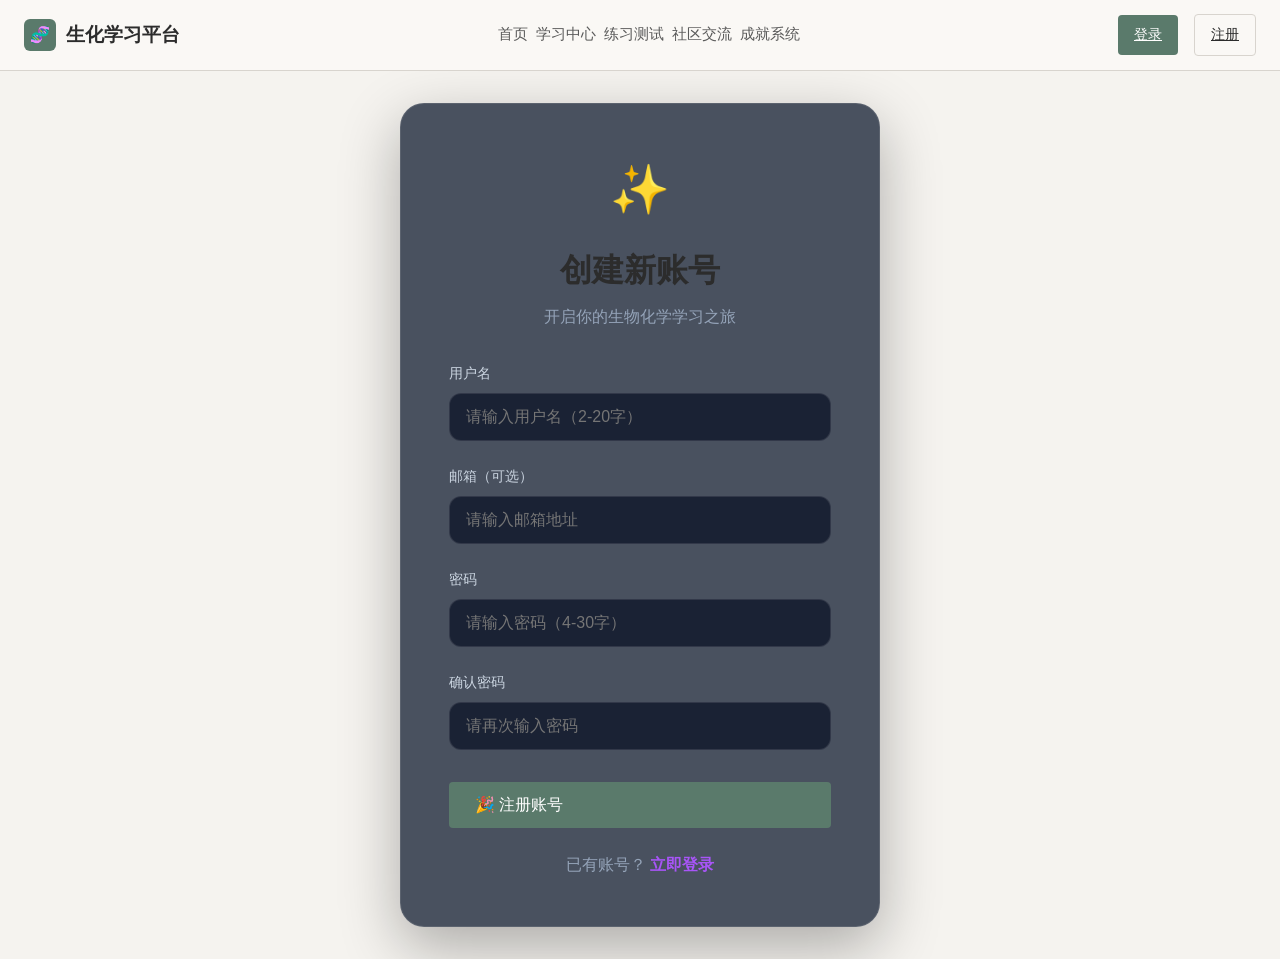
<file: register.html>
<!DOCTYPE html>
<html lang="zh-CN">
<head>
    <meta charset="UTF-8">
    <meta name="viewport" content="width=device-width, initial-scale=1.0">
    <title>注册 - 生物化学学习平台</title>
    <link rel="stylesheet" href="css/style.css">
</head>
<body>
    <!-- 导航栏 -->
    <nav class="navbar">
        <div style="max-width: 1400px; margin: 0 auto; display: flex; justify-content: space-between; align-items: center; height: 70px;">
            <div class="logo" onclick="location.href='index.html'">
                <div class="logo-icon">🧬</div>
                <div style="font-weight: 700; font-size: 1.2rem;">生化学习平台</div>
            </div>
            <div class="nav-links" style="list-style: none; display: flex; gap: 8px;">
                <a href="index.html">首页</a>
                <a href="chapters.html">学习中心</a>
                <a href="quiz.html">练习测试</a>
                <a href="community.html">社区交流</a>
                <a href="achievements.html">成就系统</a>
            </div>
            <div class="nav-user"></div>
        </div>
    </nav>

    <!-- 注册表单 -->
    <div style="min-height: calc(100vh - 70px); display: flex; align-items: center; justify-content: center; padding: 2rem;">
        <div style="background: rgba(30, 41, 59, 0.8); border: 1px solid rgba(255, 255, 255, 0.1); border-radius: 24px; padding: 3rem; width: 100%; max-width: 480px; box-shadow: 0 20px 60px rgba(0, 0, 0, 0.3);">
            <div style="text-align: center; margin-bottom: 2rem;">
                <div style="font-size: 3rem; margin-bottom: 1rem;">✨</div>
                <h2 style="font-size: 2rem; margin-bottom: 0.5rem;">创建新账号</h2>
                <p style="color: #94a3b8;">开启你的生物化学学习之旅</p>
            </div>

            <form id="registerForm" onsubmit="handleRegister(event)">
                <div style="margin-bottom: 1.5rem;">
                    <label style="display: block; margin-bottom: 8px; font-weight: 500; color: #cbd5e1;">用户名</label>
                    <input type="text" id="username" required minlength="2" maxlength="20" style="width: 100%; padding: 14px 16px; background: rgba(15, 23, 42, 0.8); border: 1px solid rgba(255, 255, 255, 0.1); border-radius: 12px; color: #f1f5f9; font-size: 1rem;" placeholder="请输入用户名（2-20字）">
                </div>

                <div style="margin-bottom: 1.5rem;">
                    <label style="display: block; margin-bottom: 8px; font-weight: 500; color: #cbd5e1;">邮箱（可选）</label>
                    <input type="email" id="email" style="width: 100%; padding: 14px 16px; background: rgba(15, 23, 42, 0.8); border: 1px solid rgba(255, 255, 255, 0.1); border-radius: 12px; color: #f1f5f9; font-size: 1rem;" placeholder="请输入邮箱地址">
                </div>

                <div style="margin-bottom: 1.5rem;">
                    <label style="display: block; margin-bottom: 8px; font-weight: 500; color: #cbd5e1;">密码</label>
                    <input type="password" id="password" required minlength="4" maxlength="30" style="width: 100%; padding: 14px 16px; background: rgba(15, 23, 42, 0.8); border: 1px solid rgba(255, 255, 255, 0.1); border-radius: 12px; color: #f1f5f9; font-size: 1rem;" placeholder="请输入密码（4-30字）">
                </div>

                <div style="margin-bottom: 2rem;">
                    <label style="display: block; margin-bottom: 8px; font-weight: 500; color: #cbd5e1;">确认密码</label>
                    <input type="password" id="confirmPassword" required minlength="4" maxlength="30" style="width: 100%; padding: 14px 16px; background: rgba(15, 23, 42, 0.8); border: 1px solid rgba(255, 255, 255, 0.1); border-radius: 12px; color: #f1f5f9; font-size: 1rem;" placeholder="请再次输入密码">
                </div>

                <button type="submit" class="btn btn-primary btn-large" style="width: 100%;">🎉 注册账号</button>
            </form>

            <div style="text-align: center; margin-top: 1.5rem; color: #94a3b8;">
                已有账号？ <a href="login.html" style="color: #a855f7; text-decoration: none; font-weight: 600;">立即登录</a>
            </div>
        </div>
    </div>

    <script src="js/data.js"></script>
    <script src="js/app.js"></script>
    <script>
        function handleRegister(event) {
            event.preventDefault();
            const username = document.getElementById('username').value.trim();
            const email = document.getElementById('email').value.trim();
            const password = document.getElementById('password').value;
            const confirmPassword = document.getElementById('confirmPassword').value;

            if (password !== confirmPassword) {
                showToast('两次输入的密码不一致', 'error');
                return;
            }

            const result = UserSystem.register(username, password, email);
            if (result.success) {
                showToast('注册成功！正在登录...', 'success');
                setTimeout(() => {
                    UserSystem.login(username, password);
                    window.location.href = 'dashboard.html';
                }, 1000);
            } else {
                showToast(result.message || '注册失败', 'error');
            }
        }
    </script>
</body>
</html>
</file>
<file: css/style.css>
/* ============================================
   生物化学在线教育平台 - 素雅简洁风格
   ============================================ */

* {
    margin: 0;
    padding: 0;
    box-sizing: border-box;
}

:root {
    /* 素雅配色方案 - 淡雅米白/浅灰/墨绿 */
    --primary: #5a7a6b;
    --primary-dark: #4a6a5b;
    --primary-light: #7a9a8b;
    --secondary: #8b7355;
    --accent: #c4a77d;
    --danger: #a65d57;
    --info: #6b8a9a;
    --success: #5a8a6b;
    
    /* 背景色 - 温暖米白 */
    --bg-main: #f5f3ef;
    --bg-card: #faf8f5;
    --bg-card-hover: #f0ede8;
    --bg-input: #fff;
    
    /* 文字色 - 深灰墨色 */
    --text-primary: #2c2c2c;
    --text-secondary: #5a5a5a;
    --text-muted: #8a8a8a;
    --text-light: #b0a090;
    
    /* 边框 */
    --border: #d8d4ce;
    --border-light: #e8e4de;
    
    /* 阴影 - 柔和 */
    --shadow: 0 2px 8px rgba(0, 0, 0, 0.06);
    --shadow-hover: 0 4px 16px rgba(0, 0, 0, 0.08);
    
    /* 字体 */
    --font-main: 'Noto Serif SC', 'Source Han Serif CN', 'Songti SC', serif;
    --font-ui: -apple-system, 'Segoe UI', 'PingFang SC', sans-serif;
}

body {
    font-family: var(--font-ui);
    background: var(--bg-main);
    min-height: 100vh;
    color: var(--text-primary);
    line-height: 1.6;
}

/* ========== 导航栏 - 简洁 ========== */
.navbar {
    position: sticky;
    top: 0;
    z-index: 1000;
    background: var(--bg-card);
    border-bottom: 1px solid var(--border);
    padding: 0 1.5rem;
}

.nav-container {
    max-width: 1200px;
    margin: 0 auto;
    display: flex;
    justify-content: space-between;
    align-items: center;
    height: 56px;
}

.logo {
    display: flex;
    align-items: center;
    gap: 10px;
    font-size: 1.2rem;
    font-weight: 500;
    color: var(--text-primary);
    cursor: pointer;
    font-family: var(--font-main);
}

.logo-icon {
    width: 32px;
    height: 32px;
    background: var(--primary);
    border-radius: 6px;
    display: flex;
    align-items: center;
    justify-content: center;
    font-size: 1rem;
    color: #fff;
}

.nav-links {
    display: flex;
    gap: 2rem;
    list-style: none;
}

.nav-links a {
    color: var(--text-secondary);
    text-decoration: none;
    font-size: 0.95rem;
    padding: 0.5rem 0;
    border-bottom: 2px solid transparent;
    transition: all 0.2s ease;
}

.nav-links a:hover,
.nav-links a.active {
    color: var(--primary);
    border-bottom-color: var(--primary);
}

.nav-user {
    display: flex;
    align-items: center;
    gap: 1rem;
}

.user-info {
    display: flex;
    align-items: center;
    gap: 8px;
    color: var(--text-secondary);
    font-size: 0.9rem;
}

/* ========== 按钮 - 简洁 ========== */
.btn {
    display: inline-flex;
    align-items: center;
    gap: 6px;
    padding: 0.6rem 1.2rem;
    border: none;
    border-radius: 4px;
    font-size: 0.9rem;
    cursor: pointer;
    transition: all 0.2s ease;
    font-family: var(--font-ui);
}

.btn-primary {
    background: var(--primary);
    color: #fff;
}

.btn-primary:hover {
    background: var(--primary-dark);
}

.btn-secondary {
    background: var(--bg-card);
    color: var(--text-primary);
    border: 1px solid var(--border);
}

.btn-secondary:hover {
    background: var(--bg-card-hover);
    border-color: var(--primary);
}

.btn-outline {
    background: transparent;
    color: var(--primary);
    border: 1px solid var(--primary);
}

.btn-outline:hover {
    background: var(--primary);
    color: #fff;
}

.btn-large {
    padding: 0.8rem 1.6rem;
    font-size: 1rem;
}

.btn-small {
    padding: 0.4rem 0.8rem;
    font-size: 0.85rem;
}

/* ========== 卡片 - 简洁 ========== */
.card {
    background: var(--bg-card);
    border: 1px solid var(--border);
    border-radius: 8px;
    padding: 1.5rem;
    transition: all 0.2s ease;
}

.card:hover {
    box-shadow: var(--shadow-hover);
    border-color: var(--primary-light);
}

.card-header {
    font-size: 1.1rem;
    font-weight: 500;
    color: var(--text-primary);
    margin-bottom: 1rem;
    font-family: var(--font-main);
}

.card-body {
    color: var(--text-secondary);
    font-size: 0.95rem;
}

/* ========== 表单 ========== */
input, textarea, select {
    width: 100%;
    padding: 0.7rem 1rem;
    background: var(--bg-input);
    border: 1px solid var(--border);
    border-radius: 4px;
    color: var(--text-primary);
    font-size: 0.95rem;
    font-family: var(--font-ui);
    transition: border-color 0.2s ease;
}

input:focus, textarea:focus, select:focus {
    outline: none;
    border-color: var(--primary);
}

label {
    display: block;
    margin-bottom: 0.5rem;
    color: var(--text-secondary);
    font-size: 0.9rem;
}

/* ========== 首页英雄区 - 简洁 ========== */
.hero-section {
    max-width: 1200px;
    margin: 0 auto;
    padding: 4rem 2rem;
    text-align: center;
}

.hero-content h1 {
    font-size: 2.2rem;
    font-weight: 600;
    color: var(--text-primary);
    margin-bottom: 1rem;
    font-family: var(--font-main);
    line-height: 1.4;
}

.hero-content .subtitle {
    font-size: 1.1rem;
    color: var(--text-secondary);
    margin-bottom: 2rem;
    max-width: 600px;
    margin-left: auto;
    margin-right: auto;
}

.hero-buttons {
    display: flex;
    gap: 1rem;
    justify-content: center;
    margin-bottom: 3rem;
}

.hero-stats {
    display: flex;
    gap: 3rem;
    justify-content: center;
}

.stat-card {
    text-align: center;
}

.stat-card .num {
    font-size: 1.8rem;
    font-weight: 600;
    color: var(--primary);
    font-family: var(--font-main);
}

.stat-card .label {
    font-size: 0.9rem;
    color: var(--text-muted);
    margin-top: 0.3rem;
}

/* ========== 功能介绍 ========== */
.features-section {
    max-width: 1200px;
    margin: 0 auto;
    padding: 3rem 2rem;
}

.section-title {
    font-size: 1.5rem;
    font-weight: 500;
    color: var(--text-primary);
    text-align: center;
    margin-bottom: 2rem;
    font-family: var(--font-main);
}

.features-grid {
    display: grid;
    grid-template-columns: repeat(auto-fit, minmax(280px, 1fr));
    gap: 1.5rem;
}

.feature-card {
    background: var(--bg-card);
    border: 1px solid var(--border);
    border-radius: 8px;
    padding: 1.5rem;
    cursor: pointer;
    transition: all 0.2s ease;
}

.feature-card:hover {
    border-color: var(--primary);
    box-shadow: var(--shadow-hover);
}

.feature-icon {
    width: 40px;
    height: 40px;
    background: var(--bg-main);
    border-radius: 6px;
    display: flex;
    align-items: center;
    justify-content: center;
    font-size: 1.2rem;
    margin-bottom: 1rem;
}

.feature-card h3 {
    font-size: 1rem;
    font-weight: 500;
    color: var(--text-primary);
    margin-bottom: 0.5rem;
}

.feature-card p {
    font-size: 0.9rem;
    color: var(--text-secondary);
}

/* ========== 章节预览 ========== */
.chapters-preview {
    max-width: 1200px;
    margin: 0 auto;
    padding: 3rem 2rem;
}

.chapters-grid {
    display: grid;
    grid-template-columns: repeat(auto-fit, minmax(260px, 1fr));
    gap: 1.2rem;
}

.chapter-preview {
    background: var(--bg-card);
    border: 1px solid var(--border);
    border-radius: 8px;
    padding: 1.2rem;
    cursor: pointer;
    transition: all 0.2s ease;
}

.chapter-preview:hover {
    border-color: var(--primary);
    box-shadow: var(--shadow-hover);
}

.chapter-icon {
    width: 36px;
    height: 36px;
    background: var(--bg-main);
    border-radius: 6px;
    display: flex;
    align-items: center;
    justify-content: center;
    font-size: 1.1rem;
    margin-bottom: 0.8rem;
}

.chapter-preview h4 {
    font-size: 0.95rem;
    font-weight: 500;
    color: var(--text-primary);
    margin-bottom: 0.4rem;
    font-family: var(--font-main);
}

.chapter-preview p {
    font-size: 0.85rem;
    color: var(--text-muted);
}

/* ========== 学习页面 ========== */
.learning-layout {
    max-width: 1200px;
    margin: 0 auto;
    padding: 2rem;
    display: grid;
    grid-template-columns: 280px 1fr;
    gap: 2rem;
}

.sidebar {
    background: var(--bg-card);
    border: 1px solid var(--border);
    border-radius: 8px;
    padding: 1.2rem;
    position: sticky;
    top: 70px;
    max-height: calc(100vh - 90px);
    overflow-y: auto;
}

.sidebar h4 {
    font-size: 1rem;
    font-weight: 500;
    color: var(--text-primary);
    margin-bottom: 1rem;
    font-family: var(--font-main);
}

.knowledge-list {
    list-style: none;
}

.knowledge-list li {
    padding: 0.6rem 0.8rem;
    margin-bottom: 0.3rem;
    border-radius: 4px;
    cursor: pointer;
    font-size: 0.9rem;
    color: var(--text-secondary);
    transition: all 0.2s ease;
}

.knowledge-list li:hover {
    background: var(--bg-main);
}

.knowledge-list li.active {
    background: var(--primary);
    color: #fff;
}

.knowledge-list li.completed {
    color: var(--success);
}

.knowledge-content {
    background: var(--bg-card);
    border: 1px solid var(--border);
    border-radius: 8px;
    padding: 2rem;
}

.knowledge-header h2 {
    font-size: 1.3rem;
    font-weight: 500;
    color: var(--text-primary);
    margin-bottom: 0.5rem;
    font-family: var(--font-main);
}

.knowledge-body {
    color: var(--text-secondary);
    font-size: 0.95rem;
    line-height: 1.8;
}

.knowledge-body h3 {
    font-size: 1.1rem;
    font-weight: 500;
    color: var(--text-primary);
    margin: 1.5rem 0 0.8rem;
    font-family: var(--font-main);
}

.knowledge-body h4 {
    font-size: 1rem;
    font-weight: 500;
    color: var(--text-primary);
    margin: 1rem 0 0.5rem;
}

.knowledge-body ul, .knowledge-body ol {
    margin: 0.5rem 0 1rem 1.5rem;
}

.knowledge-body li {
    margin-bottom: 0.4rem;
}

.knowledge-body p {
    margin-bottom: 0.8rem;
}

.knowledge-highlight {
    background: var(--bg-main);
    border: 1px solid var(--border-light);
    border-radius: 6px;
    padding: 1rem;
    margin: 1rem 0;
    font-size: 0.9rem;
}

.action-buttons {
    display: flex;
    gap: 1rem;
    margin-top: 2rem;
    padding-top: 1.5rem;
    border-top: 1px solid var(--border);
}

/* ========== 练习页面 ========== */
.quiz-container {
    max-width: 900px;
    margin: 0 auto;
    padding: 2rem;
}

.quiz-header {
    background: var(--bg-card);
    border: 1px solid var(--border);
    border-radius: 8px;
    padding: 1.5rem;
    margin-bottom: 1.5rem;
}

.quiz-tabs {
    display: flex;
    gap: 0.5rem;
    flex-wrap: wrap;
}

.quiz-tab {
    padding: 0.5rem 1rem;
    background: var(--bg-main);
    border: 1px solid var(--border);
    border-radius: 4px;
    cursor: pointer;
    font-size: 0.9rem;
    color: var(--text-secondary);
    transition: all 0.2s ease;
}

.quiz-tab:hover {
    border-color: var(--primary);
}

.quiz-tab.active {
    background: var(--primary);
    color: #fff;
    border-color: var(--primary);
}

.quiz-content {
    background: var(--bg-card);
    border: 1px solid var(--border);
    border-radius: 8px;
    padding: 2rem;
}

.question-card {
    margin-bottom: 2rem;
}

.question-card h4 {
    font-size: 1rem;
    font-weight: 500;
    color: var(--text-primary);
    margin-bottom: 1rem;
    font-family: var(--font-main);
}

.options-list {
    list-style: none;
}

.option-item {
    padding: 0.8rem 1rem;
    margin-bottom: 0.5rem;
    background: var(--bg-main);
    border: 1px solid var(--border);
    border-radius: 4px;
    cursor: pointer;
    font-size: 0.9rem;
    color: var(--text-secondary);
    transition: all 0.2s ease;
}

.option-item:hover {
    border-color: var(--primary);
}

.option-item.selected {
    border-color: var(--primary);
    background: rgba(90, 122, 107, 0.1);
}

.option-item.correct {
    border-color: var(--success);
    background: rgba(90, 138, 107, 0.15);
    color: var(--success);
}

.option-item.wrong {
    border-color: var(--danger);
    background: rgba(166, 93, 87, 0.15);
    color: var(--danger);
}

.answer-input {
    width: 100%;
    min-height: 120px;
    padding: 1rem;
    background: var(--bg-input);
    border: 1px solid var(--border);
    border-radius: 4px;
    font-size: 0.95rem;
    resize: vertical;
}

.answer-reference {
    background: var(--bg-main);
    border: 1px solid var(--border-light);
    border-radius: 6px;
    padding: 1rem;
    margin-top: 1rem;
    font-size: 0.9rem;
    color: var(--text-secondary);
}

.quiz-result {
    text-align: center;
    padding: 2rem;
}

.score-display {
    font-size: 2rem;
    font-weight: 600;
    color: var(--primary);
    font-family: var(--font-main);
}

/* ========== 仪表盘 ========== */
.dashboard-container {
    max-width: 1200px;
    margin: 0 auto;
    padding: 2rem;
}

.dashboard-header {
    margin-bottom: 2rem;
}

.dashboard-header h1 {
    font-size: 1.5rem;
    font-weight: 500;
    color: var(--text-primary);
    font-family: var(--font-main);
}

.stats-grid {
    display: grid;
    grid-template-columns: repeat(auto-fit, minmax(200px, 1fr));
    gap: 1.2rem;
    margin-bottom: 2rem;
}

.stat-box {
    background: var(--bg-card);
    border: 1px solid var(--border);
    border-radius: 8px;
    padding: 1.2rem;
    text-align: center;
}

.stat-box .value {
    font-size: 1.5rem;
    font-weight: 600;
    color: var(--primary);
    font-family: var(--font-main);
}

.stat-box .label {
    font-size: 0.85rem;
    color: var(--text-muted);
    margin-top: 0.3rem;
}

.progress-section {
    background: var(--bg-card);
    border: 1px solid var(--border);
    border-radius: 8px;
    padding: 1.5rem;
    margin-bottom: 1.5rem;
}

.progress-section h3 {
    font-size: 1.1rem;
    font-weight: 500;
    color: var(--text-primary);
    margin-bottom: 1rem;
    font-family: var(--font-main);
}

.progress-bar {
    height: 8px;
    background: var(--bg-main);
    border-radius: 4px;
    overflow: hidden;
    margin-bottom: 0.5rem;
}

.progress-fill {
    height: 100%;
    background: var(--primary);
    border-radius: 4px;
    transition: width 0.3s ease;
}

.progress-text {
    font-size: 0.85rem;
    color: var(--text-muted);
}

/* ========== 成就系统 ========== */
.achievements-grid {
    display: grid;
    grid-template-columns: repeat(auto-fit, minmax(180px, 1fr));
    gap: 1rem;
}

.achievement-card {
    background: var(--bg-card);
    border: 1px solid var(--border);
    border-radius: 8px;
    padding: 1rem;
    text-align: center;
    transition: all 0.2s ease;
}

.achievement-card.unlocked {
    border-color: var(--accent);
}

.achievement-card.locked {
    opacity: 0.6;
}

.achievement-icon {
    width: 48px;
    height: 48px;
    background: var(--bg-main);
    border-radius: 8px;
    display: flex;
    align-items: center;
    justify-content: center;
    font-size: 1.5rem;
    margin: 0 auto 0.8rem;
}

.achievement-card.unlocked .achievement-icon {
    background: var(--accent);
}

.achievement-card h4 {
    font-size: 0.9rem;
    font-weight: 500;
    color: var(--text-primary);
    margin-bottom: 0.3rem;
}

.achievement-card p {
    font-size: 0.8rem;
    color: var(--text-muted);
}

/* ========== 社区 ========== */
.community-container {
    max-width: 900px;
    margin: 0 auto;
    padding: 2rem;
}

.post-card {
    background: var(--bg-card);
    border: 1px solid var(--border);
    border-radius: 8px;
    padding: 1.5rem;
    margin-bottom: 1rem;
}

.post-header {
    display: flex;
    justify-content: space-between;
    align-items: center;
    margin-bottom: 1rem;
}

.post-author {
    font-size: 0.9rem;
    color: var(--text-secondary);
}

.post-time {
    font-size: 0.85rem;
    color: var(--text-muted);
}

.post-title {
    font-size: 1.1rem;
    font-weight: 500;
    color: var(--text-primary);
    margin-bottom: 0.5rem;
    font-family: var(--font-main);
}

.post-content {
    font-size: 0.95rem;
    color: var(--text-secondary);
    margin-bottom: 1rem;
}

.post-actions {
    display: flex;
    gap: 1rem;
}

.post-action {
    font-size: 0.85rem;
    color: var(--text-muted);
    cursor: pointer;
    display: flex;
    align-items: center;
    gap: 4px;
}

.post-action:hover {
    color: var(--primary);
}

/* ========== 登录/注册 ========== */
.auth-container {
    max-width: 400px;
    margin: 4rem auto;
    padding: 2rem;
}

.auth-card {
    background: var(--bg-card);
    border: 1px solid var(--border);
    border-radius: 8px;
    padding: 2rem;
}

.auth-card h2 {
    font-size: 1.3rem;
    font-weight: 500;
    color: var(--text-primary);
    text-align: center;
    margin-bottom: 1.5rem;
    font-family: var(--font-main);
}

.auth-form {
    margin-bottom: 1.5rem;
}

.auth-form > div {
    margin-bottom: 1rem;
}

.auth-links {
    text-align: center;
    font-size: 0.9rem;
    color: var(--text-muted);
}

.auth-links a {
    color: var(--primary);
    text-decoration: none;
}

.auth-links a:hover {
    text-decoration: underline;
}

/* ========== 进度条 ========== */
.progress-ring {
    width: 60px;
    height: 60px;
}

.progress-ring-circle {
    stroke: var(--border);
    fill: none;
    stroke-width: 4;
}

.progress-ring-progress {
    stroke: var(--primary);
    fill: none;
    stroke-width: 4;
    stroke-linecap: round;
    transform: rotate(-90deg);
    transform-origin: 50% 50%;
    transition: stroke-dashoffset 0.3s ease;
}

/* ========== 响应式 ========== */
@media (max-width: 768px) {
    .nav-links {
        display: none;
    }
    
    .learning-layout {
        grid-template-columns: 1fr;
    }
    
    .sidebar {
        position: static;
        max-height: none;
    }
    
    .hero-stats {
        flex-wrap: wrap;
        gap: 1.5rem;
    }
    
    .hero-buttons {
        flex-direction: column;
        align-items: center;
    }
    
    .action-buttons {
        flex-wrap: wrap;
    }
}

/* ========== 滚动条 ========== */
::-webkit-scrollbar {
    width: 6px;
    height: 6px;
}

::-webkit-scrollbar-track {
    background: var(--bg-main);
}

::-webkit-scrollbar-thumb {
    background: var(--border);
    border-radius: 3px;
}

::-webkit-scrollbar-thumb:hover {
    background: var(--primary-light);
}

/* ========== 工具类 ========== */
.text-center { text-align: center; }
.text-muted { color: var(--text-muted); }
.text-primary { color: var(--primary); }
.text-success { color: var(--success); }
.text-danger { color: var(--danger); }
.mt-1 { margin-top: 0.5rem; }
.mt-2 { margin-top: 1rem; }
.mt-3 { margin-top: 1.5rem; }
.mb-1 { margin-bottom: 0.5rem; }
.mb-2 { margin-bottom: 1rem; }
.mb-3 { margin-bottom: 1.5rem; }
.p-1 { padding: 0.5rem; }
.p-2 { padding: 1rem; }
.p-3 { padding: 1.5rem; }
.flex { display: flex; }
.flex-center { display: flex; align-items: center; justify-content: center; }
.gap-1 { gap: 0.5rem; }
.gap-2 { gap: 1rem; }
.hidden { display: none; }
</file>
